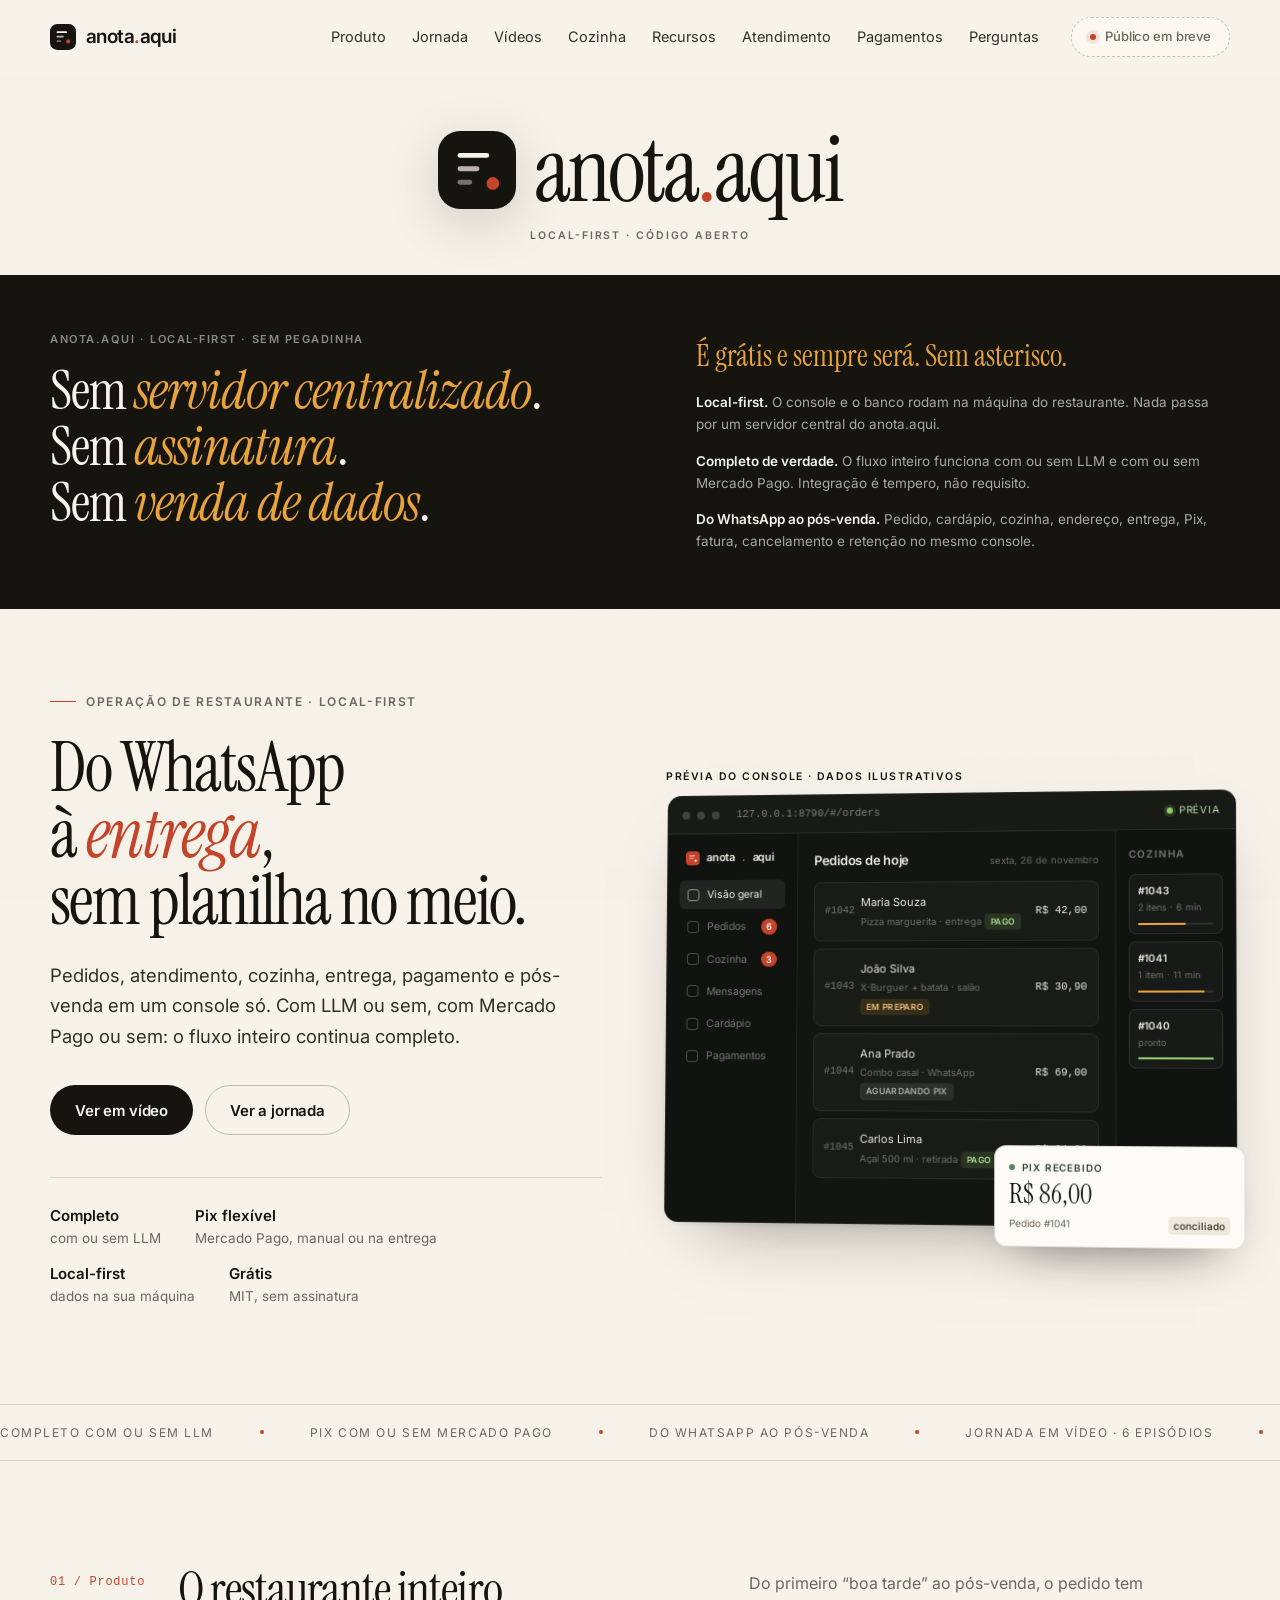
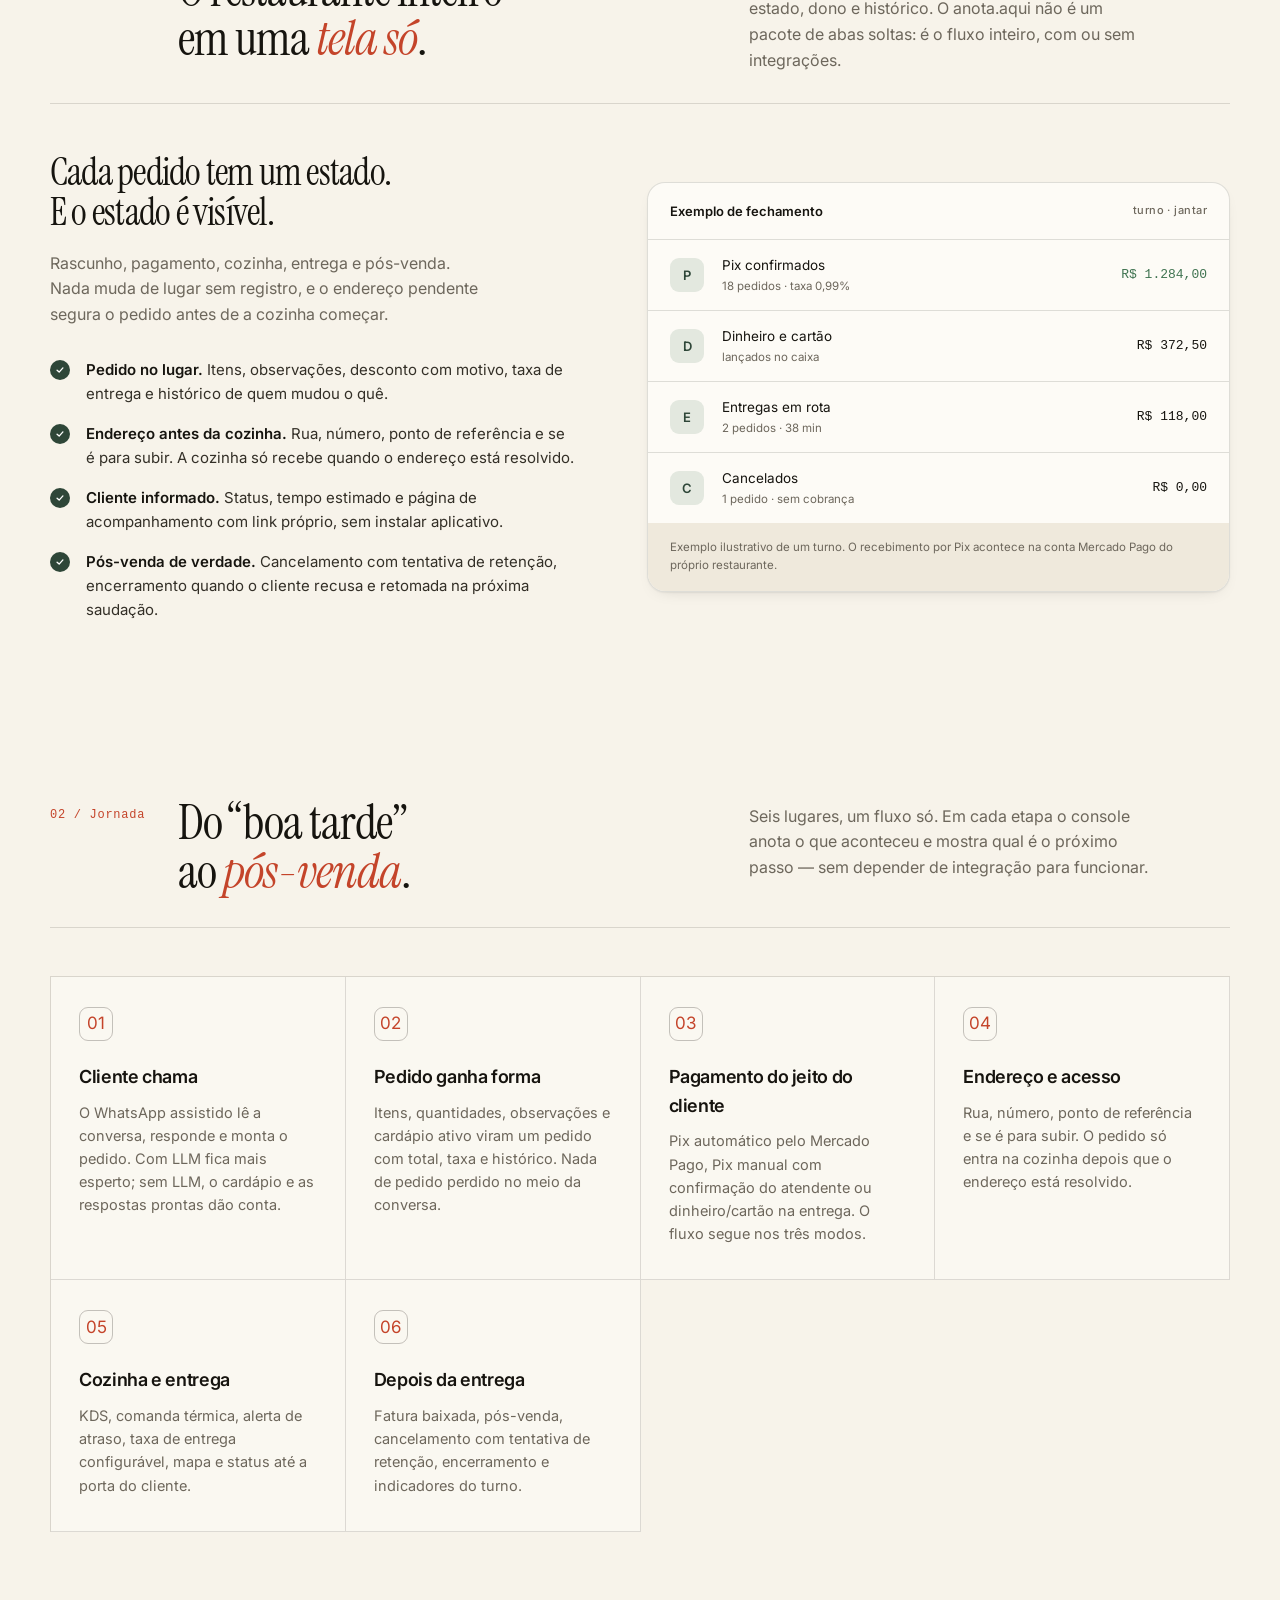
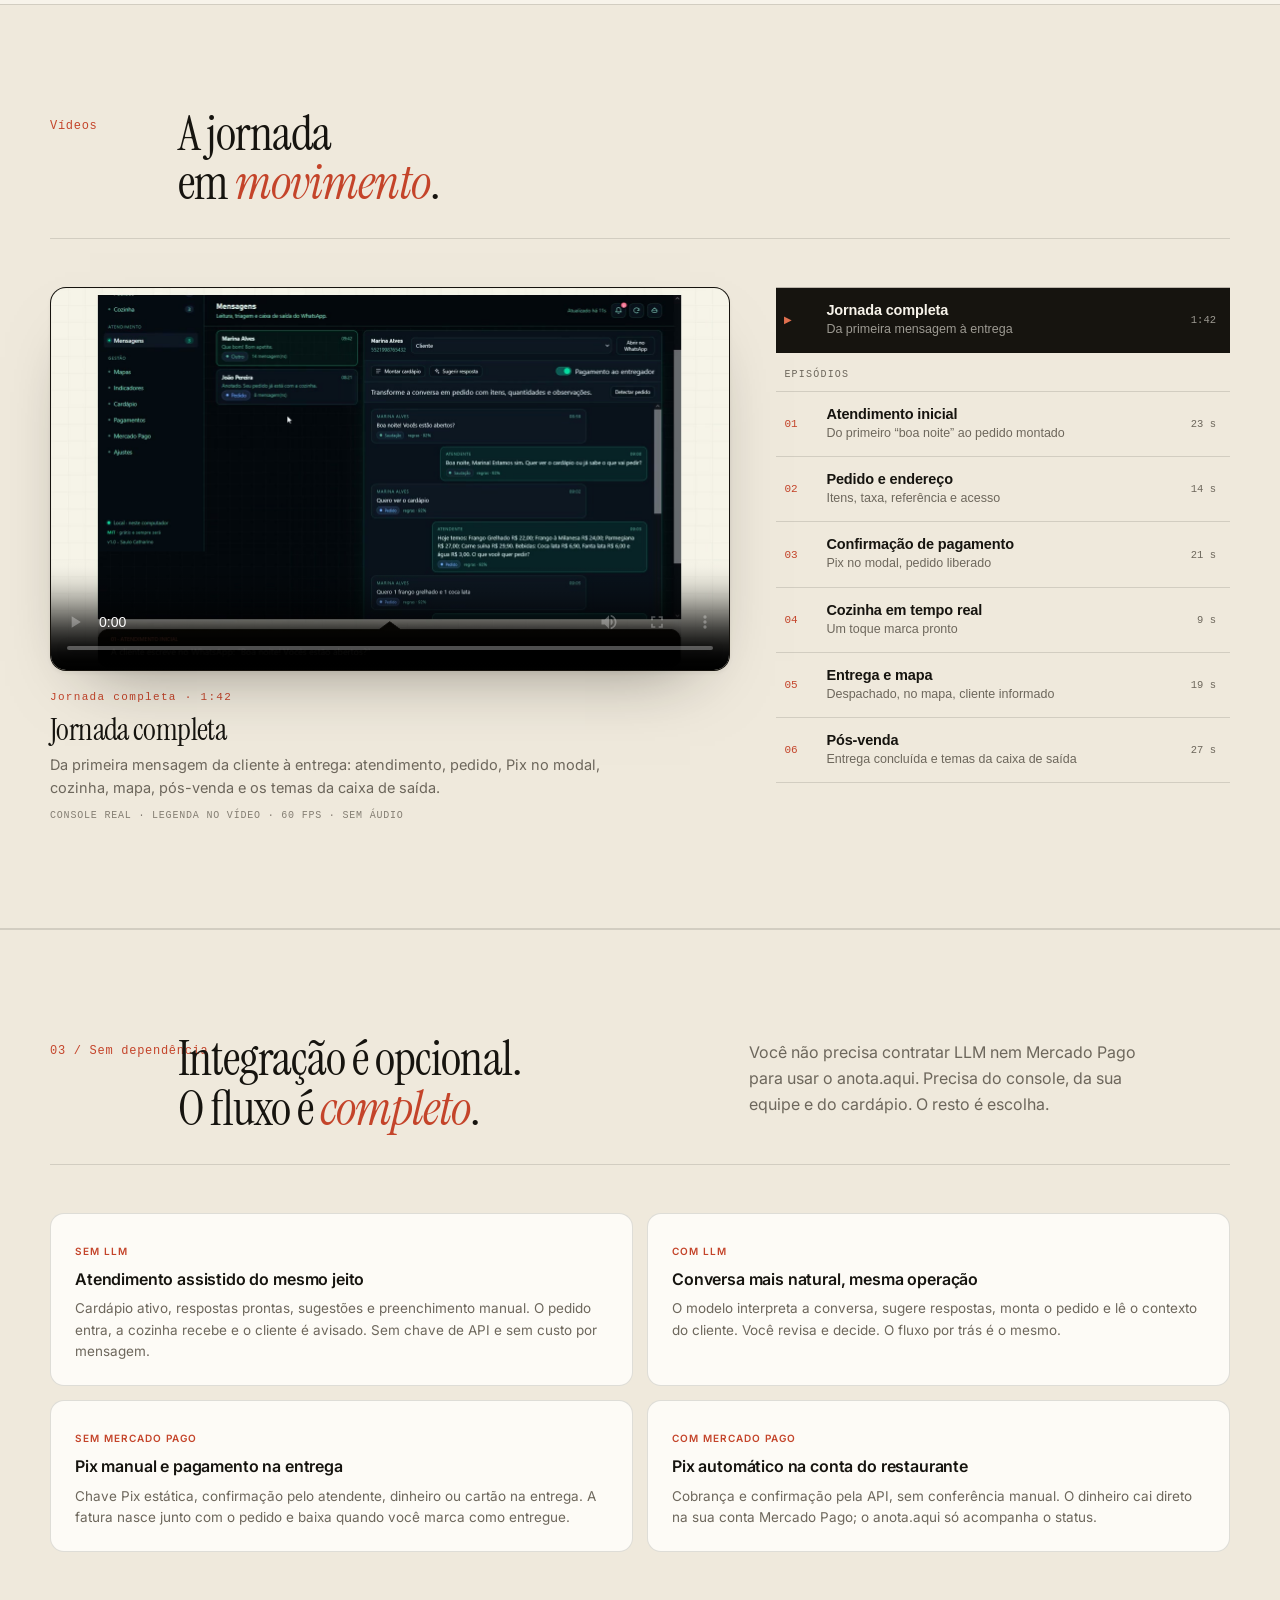
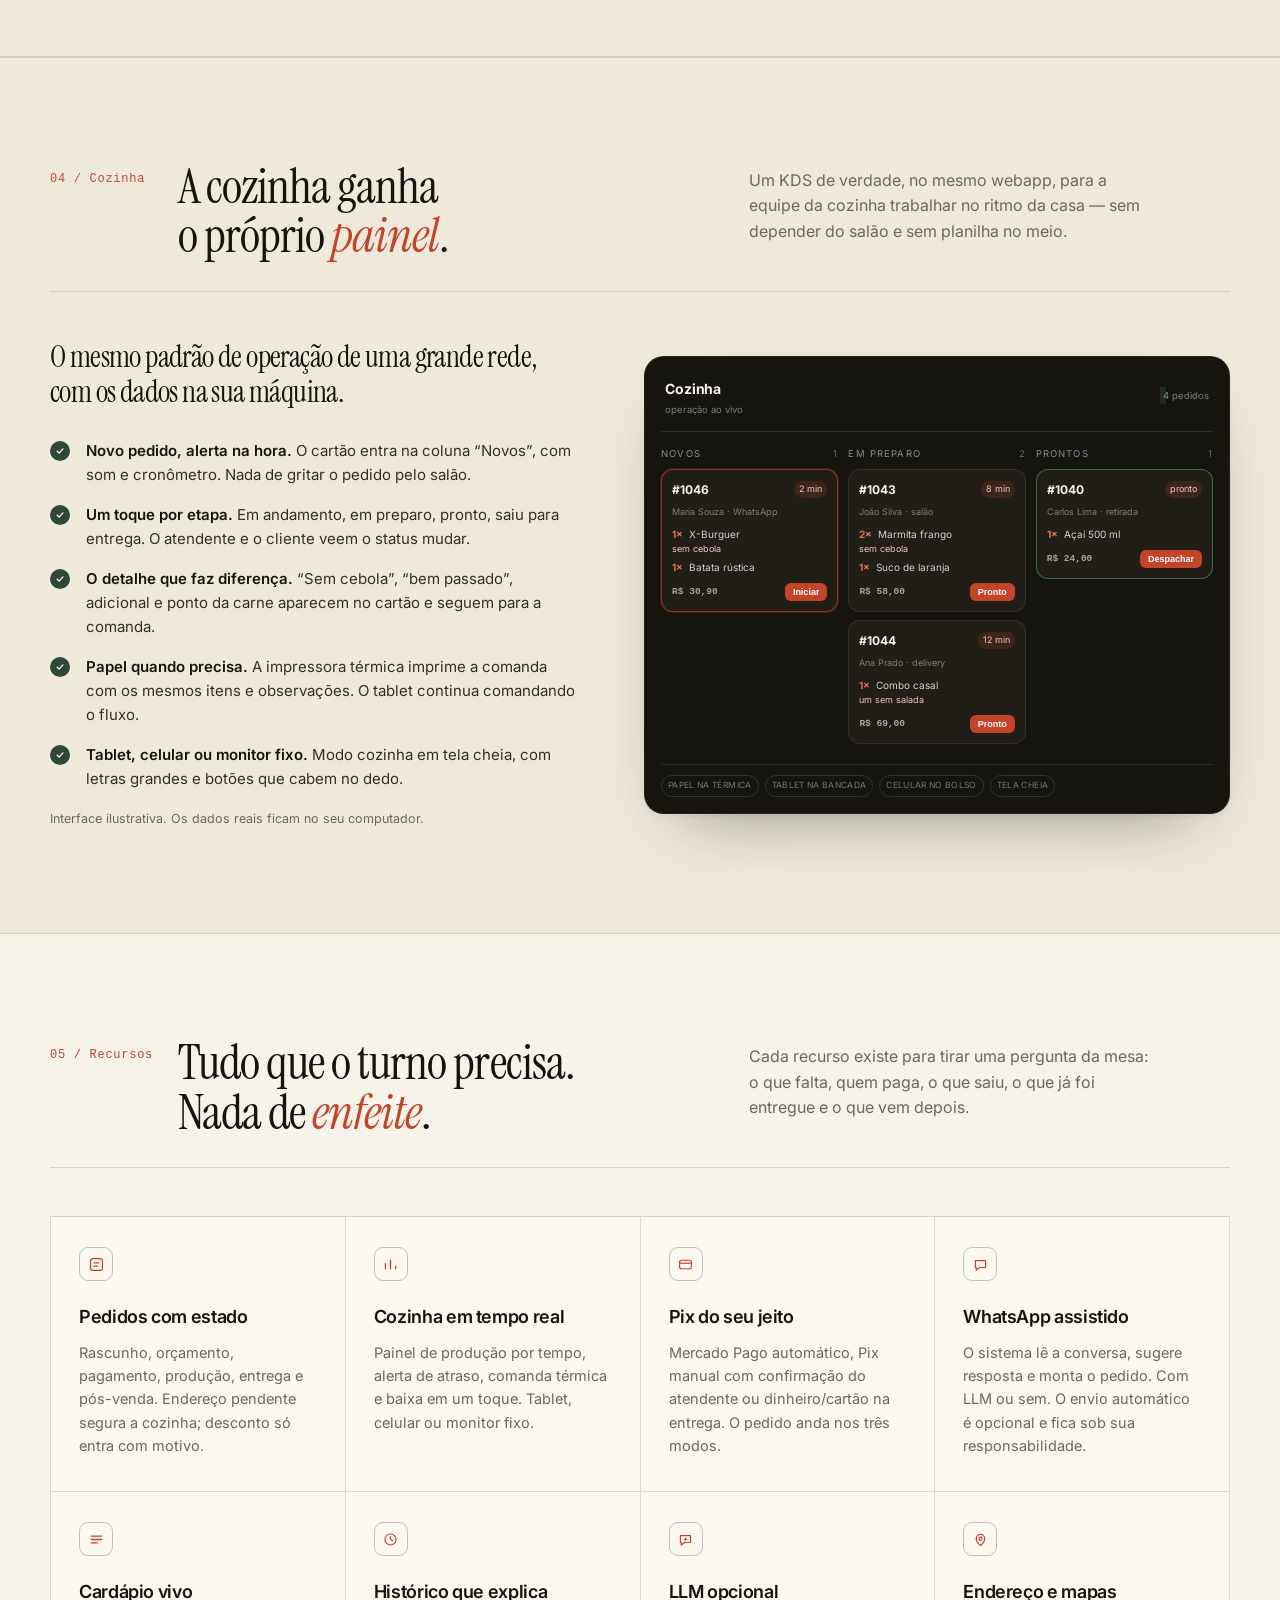
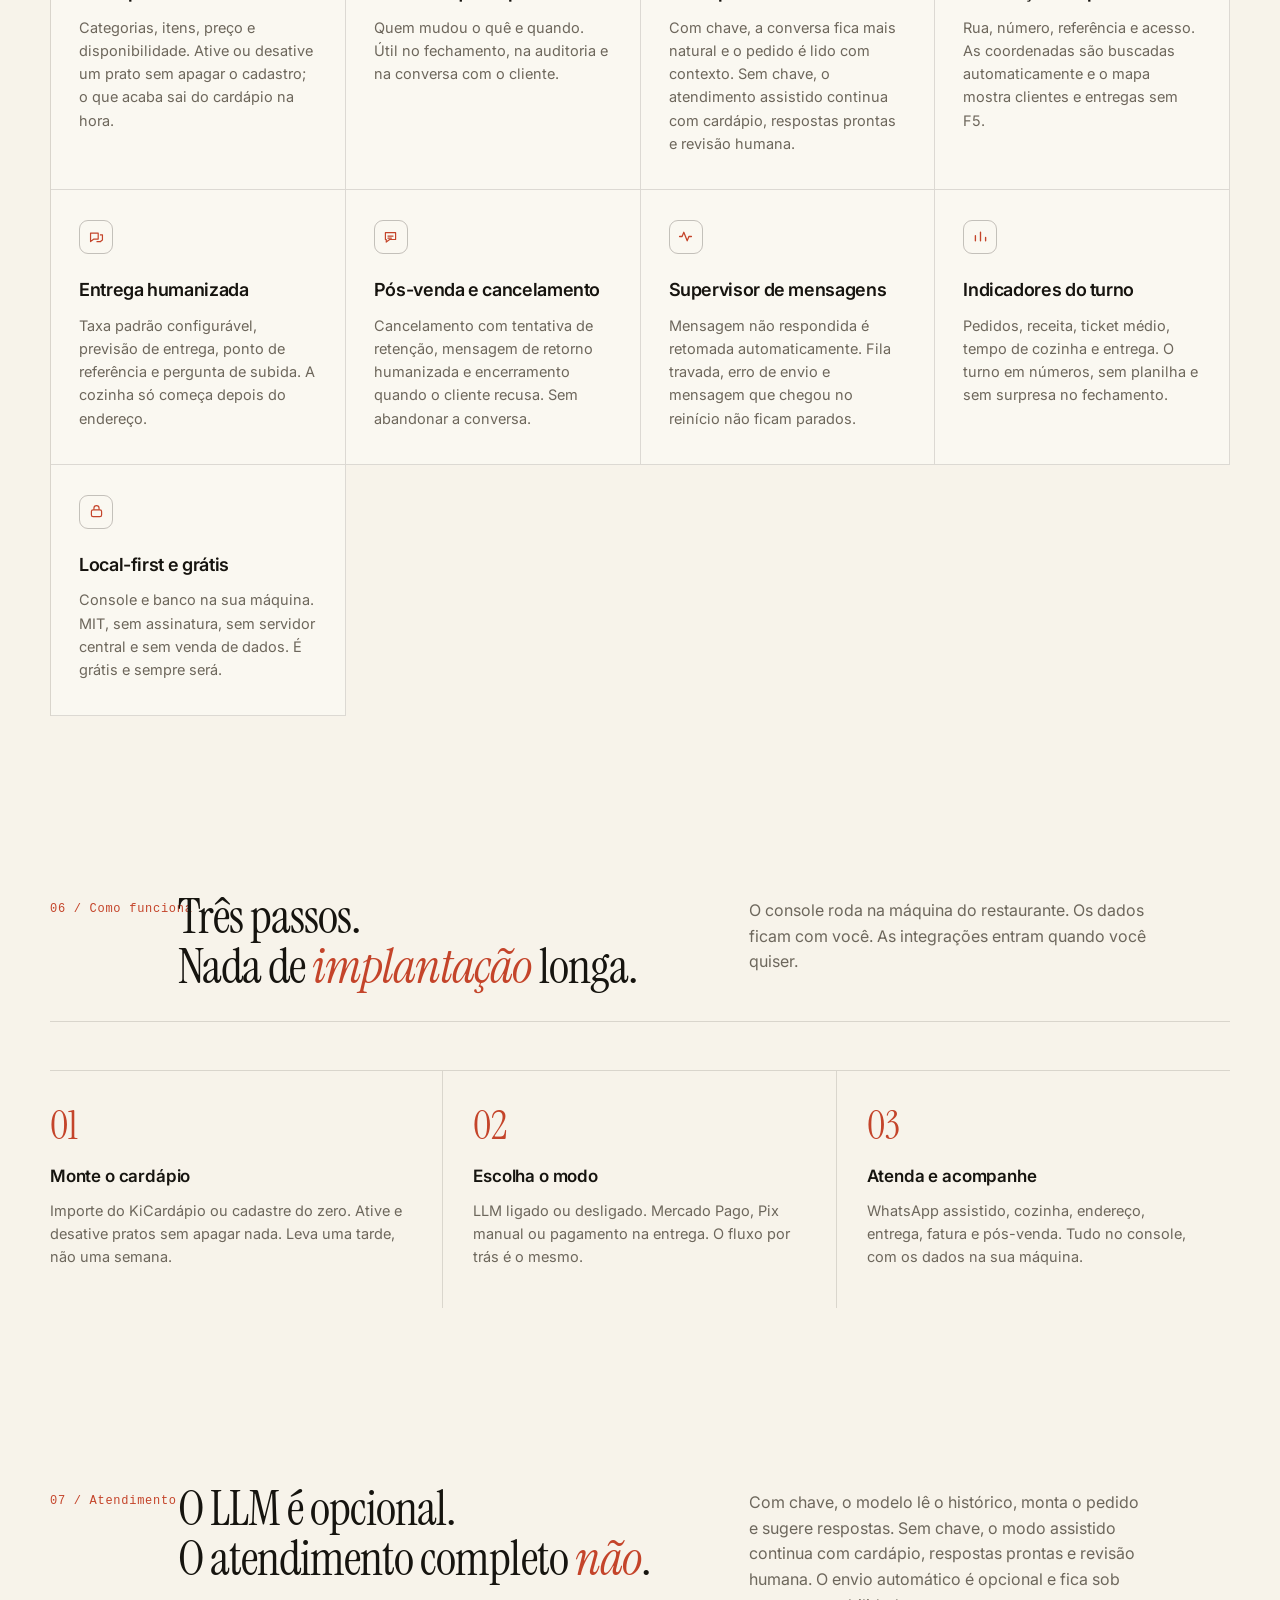
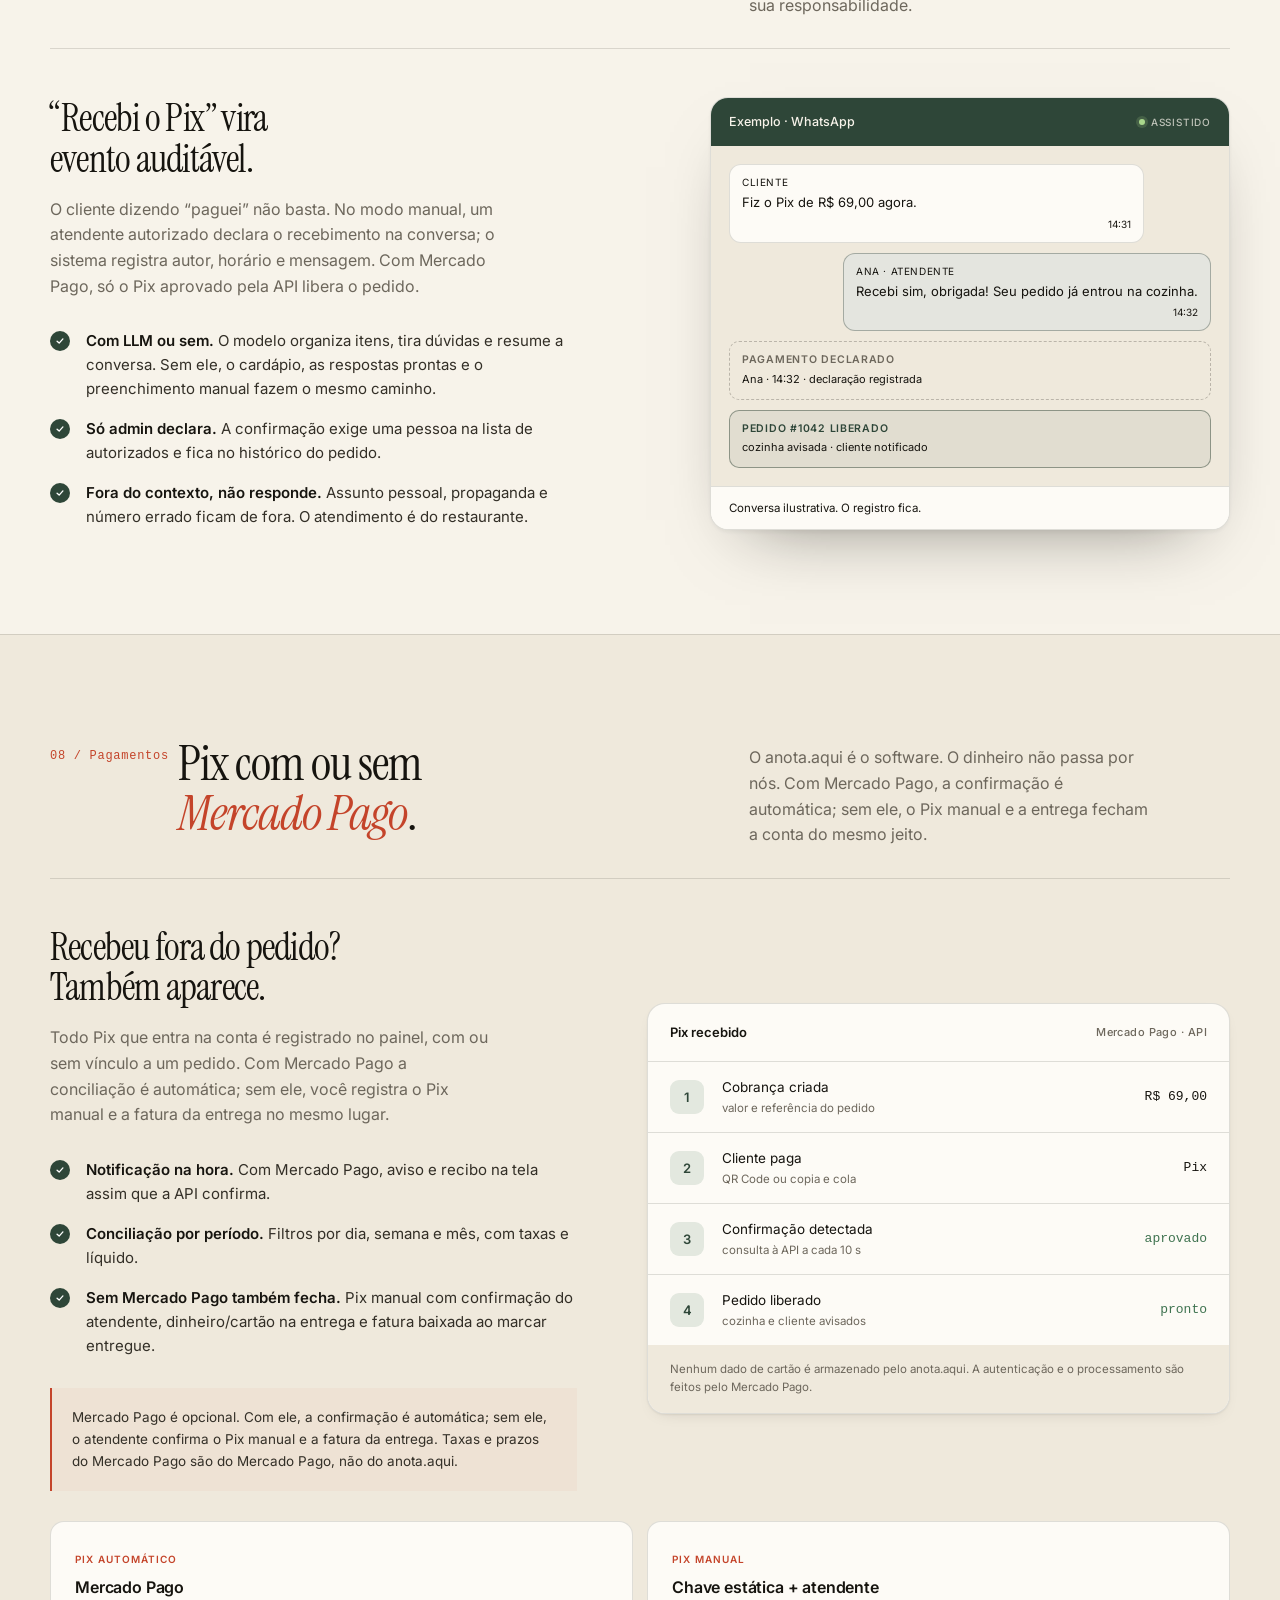
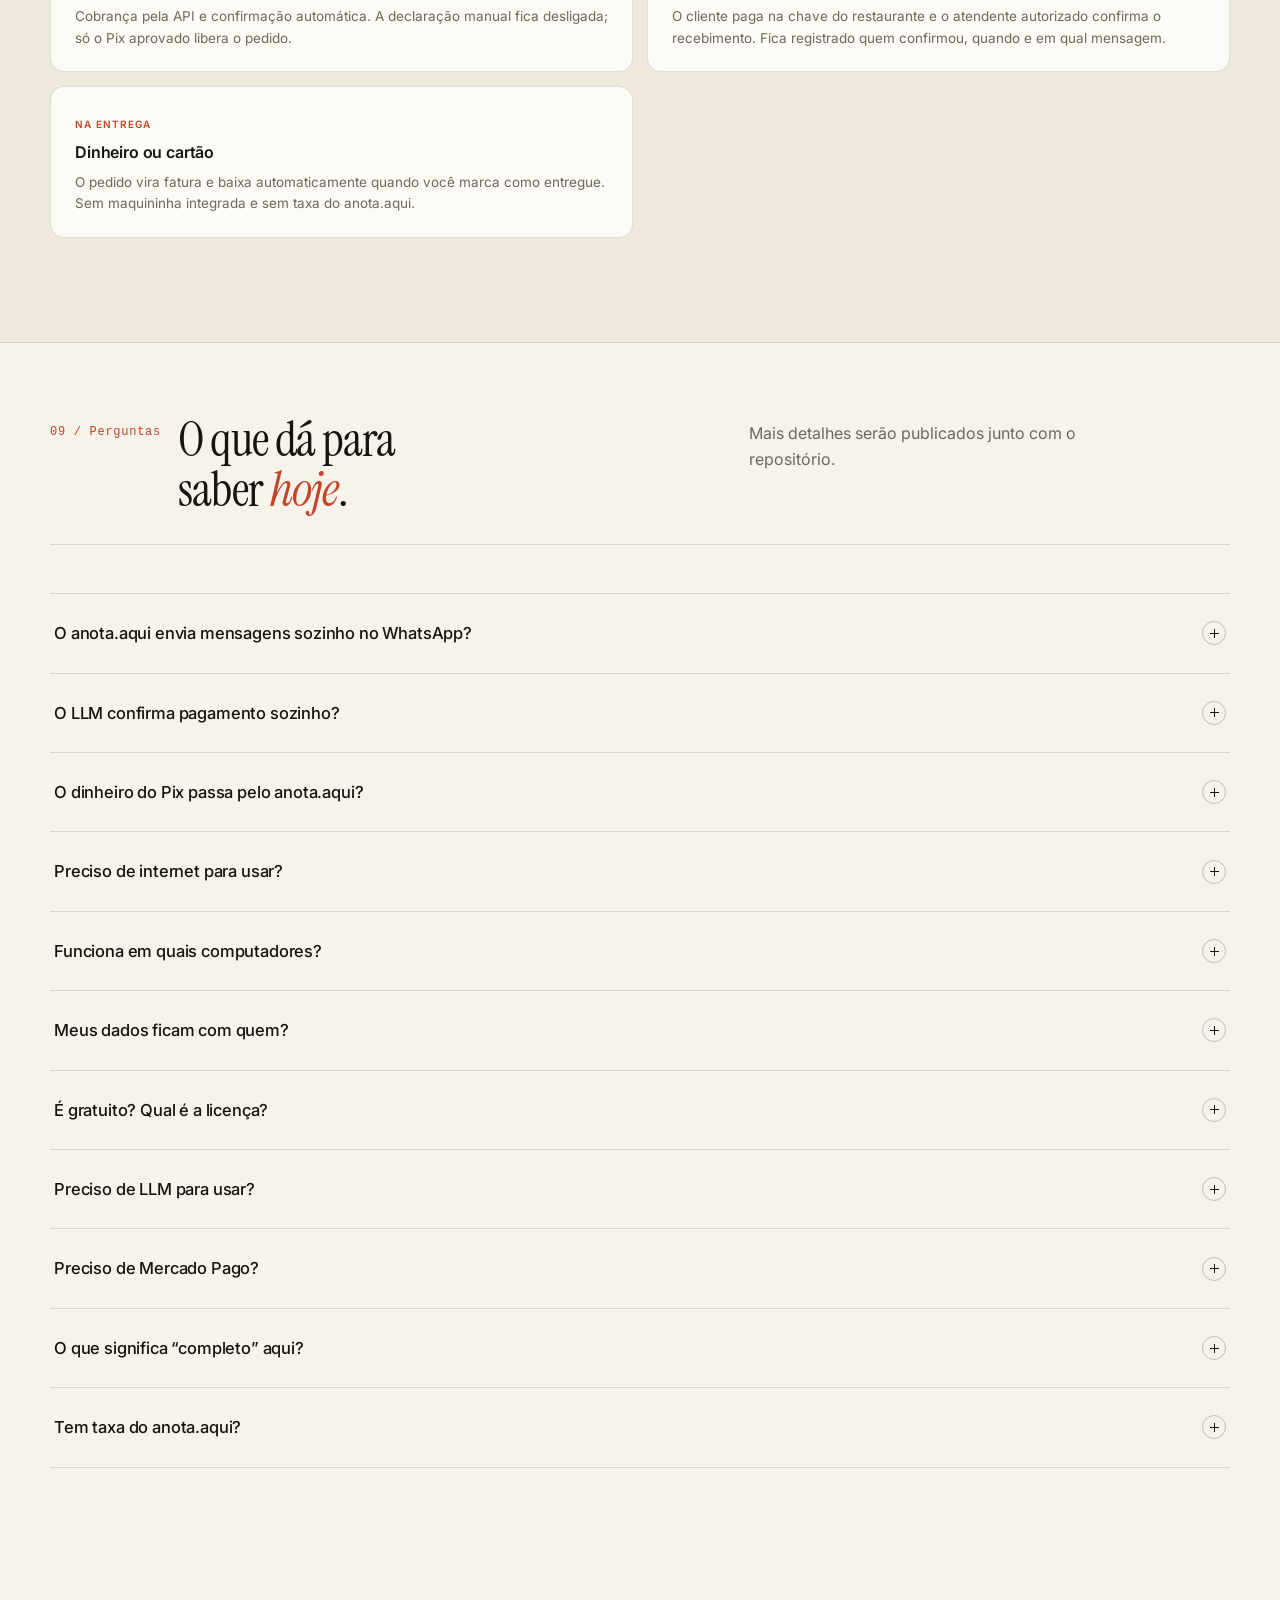
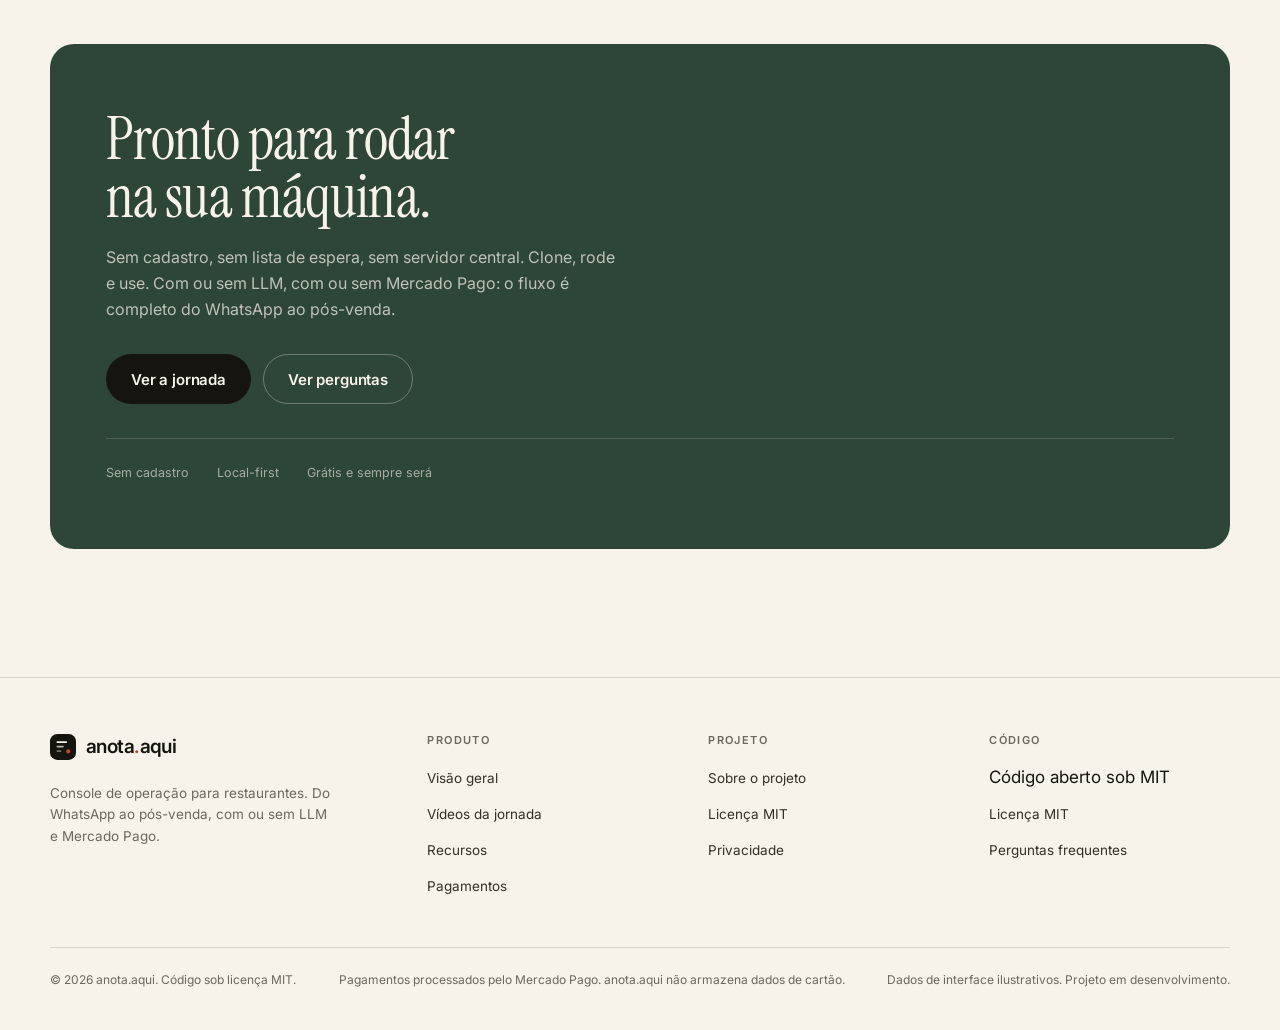
<file: index.html>
<!doctype html>
<html lang="pt-BR">
<head>
  <meta charset="utf-8">
  <meta name="viewport" content="width=device-width, initial-scale=1">
  <title>anota.aqui — o restaurante inteiro, com ou sem LLM e Mercado Pago</title>
  <meta name="description" content="Console local-first para restaurante: WhatsApp assistido, pedidos, cozinha, entrega, Pix e pós-venda. Completo com ou sem LLM e com ou sem Mercado Pago. Grátis, código aberto, dados na sua máquina.">
  <meta name="theme-color" content="#f7f3ea">
  <meta property="og:type" content="website">
  <meta property="og:site_name" content="anota.aqui">
  <meta property="og:title" content="anota.aqui — completo com ou sem LLM e Mercado Pago">
  <meta property="og:description" content="Do WhatsApp à entrega: pedidos, cozinha, endereço, Pix, fatura e pós-venda em um console local-first. LLM e Mercado Pago são opcionais; o fluxo inteiro é completo. Grátis e sempre será.">
  <meta property="og:url" content="https://anotaaqui.github.io/">
  <meta property="og:locale" content="pt_BR">
  <link rel="icon" href="assets/mark.svg" type="image/svg+xml">
  <link rel="preconnect" href="https://fonts.googleapis.com">
  <link rel="preconnect" href="https://fonts.gstatic.com" crossorigin>
  <link href="https://fonts.googleapis.com/css2?family=Instrument+Serif:ital@0;1&family=Inter:wght@400;500;600&display=swap" rel="stylesheet">
  <link rel="stylesheet" href="assets/site.css">
  <script type="application/ld+json">
  {
    "@context": "https://schema.org",
    "@type": "SoftwareApplication",
    "name": "anota.aqui",
    "applicationCategory": "BusinessApplication",
    "operatingSystem": "Web, Windows, Linux, macOS",
    "inLanguage": "pt-BR",
    "description": "Console local-first para restaurantes: WhatsApp assistido, pedidos, cozinha, entrega, Pix e pós-venda. Completo com ou sem LLM e com ou sem Mercado Pago.",
    "url": "https://anotaaqui.github.io/",
    "isAccessibleForFree": true,
    "license": "https://opensource.org/license/mit"
  }
  </script>
</head>
<body>
  <a class="skip" href="#conteudo">Ir para o conteúdo</a>

  <header class="site-header" id="topo">
    <div class="wrap header-inner">
      <a class="brand" href="./" aria-label="anota.aqui, página inicial">
        <svg viewBox="0 0 32 32" aria-hidden="true">
          <rect width="32" height="32" rx="9" fill="#16140f"/>
          <rect x="8" y="9" width="13" height="2" rx="1" fill="#f7f3ea"/>
          <rect x="8" y="14.5" width="9" height="2" rx="1" fill="#f7f3ea" opacity="0.72"/>
          <rect x="8" y="20" width="6" height="2" rx="1" fill="#f7f3ea" opacity="0.42"/>
          <circle cx="22.5" cy="21.5" r="2.6" fill="#c4442a"/>
        </svg>
        <span class="wordmark">anota<span class="dot">.</span>aqui</span>
      </a>

      <nav class="nav" aria-label="Navegação principal">
        <a href="#produto">Produto</a>
        <a href="#jornada">Jornada</a>
        <a href="#videos">Vídeos</a>
        <a href="#cozinha">Cozinha</a>
        <a href="#recursos">Recursos</a>
        <a href="#atendimento">Atendimento</a>
        <a href="#pagamentos">Pagamentos</a>
        <a href="#perguntas">Perguntas</a>
      </nav>

      <span class="soon-pill">Público em breve</span>
    </div>
  </header>

  <main id="conteudo">

    <!-- ── marca ────────────────────────────────────────────────────── -->
    <section class="brand-cover" aria-label="anota.aqui">
      <div class="wrap">
        <div class="brand-lockup">
          <svg class="brand-mark" viewBox="0 0 32 32" aria-hidden="true">
            <rect width="32" height="32" rx="9" fill="#16140f"/>
            <rect x="8" y="9" width="13" height="2" rx="1" fill="#f7f3ea"/>
            <rect x="8" y="14.5" width="9" height="2" rx="1" fill="#f7f3ea" opacity="0.72"/>
            <rect x="8" y="20" width="6" height="2" rx="1" fill="#f7f3ea" opacity="0.42"/>
            <circle cx="22.5" cy="21.5" r="2.6" fill="#c4442a"/>
          </svg>
          <span class="brand-word">anota<span class="dot">.</span>aqui</span>
        </div>
        <p class="brand-tag">Local-first · código aberto</p>
      </div>
    </section>

    <!-- ── manifesto ────────────────────────────────────────────────── -->
    <section class="manifesto" aria-label="Diferenciais do anota.aqui">
      <div class="wrap manifesto-inner">
        <div>
          <span class="manifesto-kicker">anota.aqui · local-first · sem pegadinha</span>
          <p class="manifesto-title">
            Sem <em>servidor centralizado</em>.<br>
            Sem <em>assinatura</em>.<br>
            Sem <em>venda de dados</em>.
          </p>
        </div>
        <div class="manifesto-notes">
          <p class="manifesto-free">É grátis e sempre será. Sem asterisco.</p>
          <p><strong>Local-first.</strong> O console e o banco rodam na máquina do restaurante. Nada passa por um servidor central do anota.aqui.</p>
          <p><strong>Completo de verdade.</strong> O fluxo inteiro funciona com ou sem LLM e com ou sem Mercado Pago. Integração é tempero, não requisito.</p>
          <p><strong>Do WhatsApp ao pós-venda.</strong> Pedido, cardápio, cozinha, endereço, entrega, Pix, fatura, cancelamento e retenção no mesmo console.</p>
        </div>
      </div>
    </section>

    <!-- ── hero ─────────────────────────────────────────────────────── -->
    <section class="hero">
      <div class="wrap hero-grid">
        <div>
          <p class="eyebrow">Operação de restaurante · local-first</p>
          <h1 class="display">Do WhatsApp<br>à <em>entrega</em>,<br>sem planilha no meio.</h1>
          <p class="hero-lead">
            Pedidos, atendimento, cozinha, entrega, pagamento e pós-venda em um console só.
            Com LLM ou sem, com Mercado Pago ou sem: o fluxo inteiro continua completo.
          </p>
          <div class="hero-actions">
            <a class="btn" href="#videos">Ver em vídeo</a>
            <a class="btn btn-ghost" href="#jornada">Ver a jornada</a>
          </div>
          <ul class="hero-facts">
            <li><strong>Completo</strong>com ou sem LLM</li>
            <li><strong>Pix flexível</strong>Mercado Pago, manual ou na entrega</li>
            <li><strong>Local-first</strong>dados na sua máquina</li>
            <li><strong>Grátis</strong>MIT, sem assinatura</li>
          </ul>
        </div>

        <!-- prévia do console -->
        <div class="mock-column">
          <p class="mock-caption">Prévia do console · dados ilustrativos</p>
          <div class="mock-stage" aria-hidden="true">
            <div class="mock">
              <div class="mock-bar">
                <i></i><i></i><i></i>
                <span class="url">127.0.0.1:8790/#/orders</span>
                <span class="live">prévia</span>
              </div>
            <div class="mock-body">
              <aside class="mock-side">
                <div class="mock-brand">
                  <svg width="14" height="14" viewBox="0 0 32 32"><rect width="32" height="32" rx="9" fill="#c4442a"/><rect x="8" y="9" width="13" height="2" rx="1" fill="#fff"/><rect x="8" y="15" width="9" height="2" rx="1" fill="#fff" opacity=".7"/><circle cx="22.5" cy="21.5" r="2.6" fill="#fff"/></svg>
                  anota<span>.</span>aqui
                </div>
                <ul class="mock-nav">
                  <li class="on"><b></b>Visão geral</li>
                  <li><b></b>Pedidos <span class="tag">6</span></li>
                  <li><b></b>Cozinha <span class="tag">3</span></li>
                  <li><b></b>Mensagens</li>
                  <li><b></b>Cardápio</li>
                  <li><b></b>Pagamentos</li>
                </ul>
              </aside>

              <div class="mock-main">
                <div class="mock-h">
                  <strong>Pedidos de hoje</strong>
                  <span>sexta, 26 de novembro</span>
                </div>

                <div class="mock-row">
                  <span class="num">#1042</span>
                  <span>
                    <span class="who">Maria Souza</span><br>
                    <span class="what">Pizza marguerita · entrega</span>
                    <span class="chip paid">Pago</span>
                  </span>
                  <span class="amount">R$ 42,00</span>
                </div>

                <div class="mock-row">
                  <span class="num">#1043</span>
                  <span>
                    <span class="who">João Silva</span><br>
                    <span class="what">X-Burguer + batata · salão</span>
                    <span class="chip kitchen">Em preparo</span>
                  </span>
                  <span class="amount">R$ 30,90</span>
                </div>

                <div class="mock-row">
                  <span class="num">#1044</span>
                  <span>
                    <span class="who">Ana Prado</span><br>
                    <span class="what">Combo casal · WhatsApp</span>
                    <span class="chip new">Aguardando Pix</span>
                  </span>
                  <span class="amount">R$ 69,00</span>
                </div>

                <div class="mock-row">
                  <span class="num">#1045</span>
                  <span>
                    <span class="who">Carlos Lima</span><br>
                    <span class="what">Açaí 500 ml · retirada</span>
                    <span class="chip paid">Pago</span>
                  </span>
                  <span class="amount">R$ 24,00</span>
                </div>
              </div>

              <aside class="mock-kds">
                <strong>Cozinha</strong>
                <div class="ticket">
                  <b>#1043</b>
                  <span>2 itens · 6 min</span>
                  <div class="bar"><i style="width:64%"></i></div>
                </div>
                <div class="ticket">
                  <b>#1041</b>
                  <span>1 item · 11 min</span>
                  <div class="bar"><i style="width:88%"></i></div>
                </div>
                <div class="ticket done">
                  <b>#1040</b>
                  <span>pronto</span>
                  <div class="bar"><i style="width:100%"></i></div>
                </div>
              </aside>
            </div>
          </div>

          <div class="mock-toast">
            <div class="t-top"><i></i>Pix recebido</div>
            <div class="t-amount">R$ 86,00</div>
            <div class="t-meta"><span>Pedido #1041</span><b>conciliado</b></div>
          </div>
          </div>
        </div>
      </div>

      <div class="strip" aria-hidden="true">
        <div class="strip-track">
          <span>Completo com ou sem LLM</span>
          <span>Pix com ou sem Mercado Pago</span>
          <span>Do WhatsApp ao pós-venda</span>
          <span>Jornada em vídeo · 6 episódios</span>
          <span>Endereço, referência e acesso</span>
          <span>Cozinha em tempo real</span>
          <span>Pós-venda e retenção</span>
          <span>Dados na sua máquina</span>
          <span>Grátis e sempre será</span>
          <span>Completo com ou sem LLM</span>
          <span>Pix com ou sem Mercado Pago</span>
          <span>Do WhatsApp ao pós-venda</span>
          <span>Jornada em vídeo · 6 episódios</span>
          <span>Endereço, referência e acesso</span>
          <span>Cozinha em tempo real</span>
          <span>Pós-venda e retenção</span>
          <span>Dados na sua máquina</span>
          <span>Grátis e sempre será</span>
        </div>
      </div>
    </section>

    <!-- ── 01 produto ───────────────────────────────────────────────── -->
    <section class="section" id="produto">
      <div class="wrap">
        <div class="section-head reveal">
          <span class="section-num">01 / Produto</span>
          <h2>O restaurante inteiro<br>em uma <em>tela só</em>.</h2>
          <p>
            Do primeiro “boa tarde” ao pós-venda, o pedido tem estado, dono e histórico.
            O anota.aqui não é um pacote de abas soltas: é o fluxo inteiro, com ou sem integrações.
          </p>
        </div>

        <div class="split">
          <div class="reveal">
            <h3 style="font-family:var(--display);font-size:clamp(28px,3vw,40px);line-height:1.05;letter-spacing:-.02em;">
              Cada pedido tem um estado.<br>E o estado é visível.
            </h3>
            <p style="margin-top:18px;color:var(--muted);font-size:16px;max-width:44ch;">
              Rascunho, pagamento, cozinha, entrega e pós-venda. Nada muda de lugar sem registro,
              e o endereço pendente segura o pedido antes de a cozinha começar.
            </p>
            <ul class="check-list">
              <li>
                <span class="ck"><svg width="10" height="10" viewBox="0 0 12 12" fill="none"><path d="M2.5 6.2 5 8.5l4.5-5" stroke="currentColor" stroke-width="1.6" stroke-linecap="round" stroke-linejoin="round"/></svg></span>
                <span><strong>Pedido no lugar.</strong> Itens, observações, desconto com motivo, taxa de entrega e histórico de quem mudou o quê.</span>
              </li>
              <li>
                <span class="ck"><svg width="10" height="10" viewBox="0 0 12 12" fill="none"><path d="M2.5 6.2 5 8.5l4.5-5" stroke="currentColor" stroke-width="1.6" stroke-linecap="round" stroke-linejoin="round"/></svg></span>
                <span><strong>Endereço antes da cozinha.</strong> Rua, número, ponto de referência e se é para subir. A cozinha só recebe quando o endereço está resolvido.</span>
              </li>
              <li>
                <span class="ck"><svg width="10" height="10" viewBox="0 0 12 12" fill="none"><path d="M2.5 6.2 5 8.5l4.5-5" stroke="currentColor" stroke-width="1.6" stroke-linecap="round" stroke-linejoin="round"/></svg></span>
                <span><strong>Cliente informado.</strong> Status, tempo estimado e página de acompanhamento com link próprio, sem instalar aplicativo.</span>
              </li>
              <li>
                <span class="ck"><svg width="10" height="10" viewBox="0 0 12 12" fill="none"><path d="M2.5 6.2 5 8.5l4.5-5" stroke="currentColor" stroke-width="1.6" stroke-linecap="round" stroke-linejoin="round"/></svg></span>
                <span><strong>Pós-venda de verdade.</strong> Cancelamento com tentativa de retenção, encerramento quando o cliente recusa e retomada na próxima saudação.</span>
              </li>
            </ul>
          </div>

          <div class="reveal">
            <div class="pay-card">
              <div class="pay-head">
                <span>Exemplo de fechamento</span>
                <span class="mp">turno · jantar</span>
              </div>
              <ul class="pay-list">
                <li>
                  <span class="ico">P</span>
                  <span>Pix confirmados<div class="meta">18 pedidos · taxa 0,99%</div></span>
                  <span class="val ok">R$ 1.284,00</span>
                </li>
                <li>
                  <span class="ico">D</span>
                  <span>Dinheiro e cartão<div class="meta">lançados no caixa</div></span>
                  <span class="val">R$ 372,50</span>
                </li>
                <li>
                  <span class="ico">E</span>
                  <span>Entregas em rota<div class="meta">2 pedidos · 38 min</div></span>
                  <span class="val">R$ 118,00</span>
                </li>
                <li>
                  <span class="ico">C</span>
                  <span>Cancelados<div class="meta">1 pedido · sem cobrança</div></span>
                  <span class="val">R$ 0,00</span>
                </li>
              </ul>
              <div class="pay-note">
                Exemplo ilustrativo de um turno. O recebimento por Pix acontece na conta
                Mercado Pago do próprio restaurante.
              </div>
            </div>
          </div>
        </div>
      </div>
    </section>

    <!-- ── 02 jornada ───────────────────────────────────────────────── -->
    <section class="section-tight" id="jornada">
      <div class="wrap">
        <div class="section-head reveal">
          <span class="section-num">02 / Jornada</span>
          <h2>Do “boa tarde”<br>ao <em>pós-venda</em>.</h2>
          <p>
            Seis lugares, um fluxo só. Em cada etapa o console anota o que aconteceu e
            mostra qual é o próximo passo — sem depender de integração para funcionar.
          </p>
        </div>
        <div class="feature-grid">
          <article class="feature reveal">
            <span class="ic">01</span>
            <h3>Cliente chama</h3>
            <p>O WhatsApp assistido lê a conversa, responde e monta o pedido. Com LLM fica mais esperto; sem LLM, o cardápio e as respostas prontas dão conta.</p>
          </article>
          <article class="feature reveal">
            <span class="ic">02</span>
            <h3>Pedido ganha forma</h3>
            <p>Itens, quantidades, observações e cardápio ativo viram um pedido com total, taxa e histórico. Nada de pedido perdido no meio da conversa.</p>
          </article>
          <article class="feature reveal">
            <span class="ic">03</span>
            <h3>Pagamento do jeito do cliente</h3>
            <p>Pix automático pelo Mercado Pago, Pix manual com confirmação do atendente ou dinheiro/cartão na entrega. O fluxo segue nos três modos.</p>
          </article>
          <article class="feature reveal">
            <span class="ic">04</span>
            <h3>Endereço e acesso</h3>
            <p>Rua, número, ponto de referência e se é para subir. O pedido só entra na cozinha depois que o endereço está resolvido.</p>
          </article>
          <article class="feature reveal">
            <span class="ic">05</span>
            <h3>Cozinha e entrega</h3>
            <p>KDS, comanda térmica, alerta de atraso, taxa de entrega configurável, mapa e status até a porta do cliente.</p>
          </article>
          <article class="feature reveal">
            <span class="ic">06</span>
            <h3>Depois da entrega</h3>
            <p>Fatura baixada, pós-venda, cancelamento com tentativa de retenção, encerramento e indicadores do turno.</p>
          </article>
        </div>
      </div>
    </section>

    <!-- ── jornada em vídeo ─────────────────────────────────────────── -->
    <section class="section video-section" id="videos">
      <div class="wrap">
        <div class="section-head reveal">
          <span class="section-num">Vídeos</span>
          <h2>A jornada<br>em <em>movimento</em>.</h2>
        </div>

        <div class="video-layout reveal">
          <div class="video-stage">
            <div class="video-frame">
              <video
                id="video-player"
                controls
                playsinline
                preload="metadata"
                poster="assets/videos/jornada-completa.jpg"
                aria-label="Vídeo: Jornada completa">
                <source src="assets/videos/jornada-completa.mp4" type="video/mp4">
                Seu navegador não reproduz vídeo em MP4.
                <a href="assets/videos/jornada-completa.mp4">Baixar a jornada completa</a>.
              </video>
            </div>
            <div class="video-meta">
              <span class="video-count" id="video-count">Jornada completa · 1:42</span>
              <h3 id="video-title">Jornada completa</h3>
              <p id="video-desc">
                Da primeira mensagem da cliente à entrega: atendimento, pedido, Pix no
                modal, cozinha, mapa, pós-venda e os temas da caixa de saída.
              </p>
              <span class="video-note">Console real · legenda no vídeo · 60 fps · sem áudio</span>
            </div>
          </div>

          <ol class="video-list" id="video-list">
            <li>
              <button type="button" class="video-item is-feature is-active"
                data-src="assets/videos/jornada-completa.mp4"
                data-poster="assets/videos/jornada-completa.jpg"
                data-count="Jornada completa · 1:42"
                data-title="Jornada completa"
                data-desc="Da primeira mensagem da cliente à entrega: atendimento, pedido, Pix no modal, cozinha, mapa, pós-venda e os temas da caixa de saída.">
                <span class="vi-num">▶</span>
                <span class="vi-body">
                  <strong>Jornada completa</strong>
                  <span>Da primeira mensagem à entrega</span>
                </span>
                <span class="vi-time">1:42</span>
              </button>
            </li>
            <li class="video-sep">Episódios</li>
            <li>
              <button type="button" class="video-item"
                data-src="assets/videos/01-atendimento-inicial.mp4"
                data-poster="assets/videos/01-atendimento-inicial.jpg"
                data-count="Episódio 01 / 06 · 23 s"
                data-title="Atendimento inicial"
                data-desc="A conversa chega no WhatsApp, o console reconhece a saudação, envia o cardápio, monta a resposta e organiza o pedido com itens, endereço e total.">
                <span class="vi-num">01</span>
                <span class="vi-body">
                  <strong>Atendimento inicial</strong>
                  <span>Do primeiro “boa noite” ao pedido montado</span>
                </span>
                <span class="vi-time">23 s</span>
              </button>
            </li>
            <li>
              <button type="button" class="video-item"
                data-src="assets/videos/02-pedido-e-endereco.mp4"
                data-poster="assets/videos/02-pedido-e-endereco.jpg"
                data-count="Episódio 02 / 06 · 14 s"
                data-title="Pedido e endereço"
                data-desc="O pedido #1043 tem estado, dono e histórico. Itens, observações, taxa de entrega, endereço, ponto de referência e instrução de subida ficam no cartão antes de a cozinha começar.">
                <span class="vi-num">02</span>
                <span class="vi-body">
                  <strong>Pedido e endereço</strong>
                  <span>Itens, taxa, referência e acesso</span>
                </span>
                <span class="vi-time">14 s</span>
              </button>
            </li>
            <li>
              <button type="button" class="video-item"
                data-src="assets/videos/03-pagamento-automatico.mp4"
                data-poster="assets/videos/03-pagamento-automatico.jpg"
                data-count="Episódio 03 / 06 · 21 s"
                data-title="Confirmação de pagamento"
                data-desc="O Pix de R$ 33,90 cai na conta do restaurante, a notificação abre o recibo no modal e o pedido #1043 segue liberado para a cozinha.">
                <span class="vi-num">03</span>
                <span class="vi-body">
                  <strong>Confirmação de pagamento</strong>
                  <span>Pix no modal, pedido liberado</span>
                </span>
                <span class="vi-time">21 s</span>
              </button>
            </li>
            <li>
              <button type="button" class="video-item"
                data-src="assets/videos/04-cozinha-em-tempo-real.mp4"
                data-poster="assets/videos/04-cozinha-em-tempo-real.jpg"
                data-count="Episódio 04 / 06 · 9 s"
                data-title="Cozinha em tempo real"
                data-desc="O KDS mostra os pedidos por etapa e por tempo. O #1043 sai de “Em preparo” para “Prontos” com um clique, e o cliente é avisado.">
                <span class="vi-num">04</span>
                <span class="vi-body">
                  <strong>Cozinha em tempo real</strong>
                  <span>Um toque marca pronto</span>
                </span>
                <span class="vi-time">9 s</span>
              </button>
            </li>
            <li>
              <button type="button" class="video-item"
                data-src="assets/videos/05-entrega-e-mapa.mp4"
                data-poster="assets/videos/05-entrega-e-mapa.jpg"
                data-count="Episódio 05 / 06 · 19 s"
                data-title="Entrega e mapa"
                data-desc="O pedido é despachado, o endereço vira ponto no mapa e o cliente acompanha o status de “saiu para entrega” até a porta.">
                <span class="vi-num">05</span>
                <span class="vi-body">
                  <strong>Entrega e mapa</strong>
                  <span>Despachado, no mapa, cliente informado</span>
                </span>
                <span class="vi-time">19 s</span>
              </button>
            </li>
            <li>
              <button type="button" class="video-item"
                data-src="assets/videos/06-pos-venda.mp4"
                data-poster="assets/videos/06-pos-venda.jpg"
                data-count="Episódio 06 / 06 · 27 s"
                data-title="Pós-venda"
                data-desc="A entrega é concluída no cartão do pedido, o aviso de pós-venda entra na caixa de saída e os temas organizam a fila: produção, entrega e pós-venda.">
                <span class="vi-num">06</span>
                <span class="vi-body">
                  <strong>Pós-venda</strong>
                  <span>Entrega concluída e temas da caixa de saída</span>
                </span>
                <span class="vi-time">27 s</span>
              </button>
            </li>
          </ol>
        </div>
      </div>
    </section>

    <!-- ── 03 completo com ou sem ───────────────────────────────────── -->
    <section class="section" id="completo" style="background:var(--cream-deep);border-top:1px solid var(--line);border-bottom:1px solid var(--line);">
      <div class="wrap">
        <div class="section-head reveal">
          <span class="section-num">03 / Sem dependência</span>
          <h2>Integração é opcional.<br>O fluxo é <em>completo</em>.</h2>
          <p>
            Você não precisa contratar LLM nem Mercado Pago para usar o anota.aqui.
            Precisa do console, da sua equipe e do cardápio. O resto é escolha.
          </p>
        </div>
        <div class="modes">
          <div class="mode reveal">
            <span class="mode-tag">Sem LLM</span>
            <h4>Atendimento assistido do mesmo jeito</h4>
            <p>Cardápio ativo, respostas prontas, sugestões e preenchimento manual. O pedido entra, a cozinha recebe e o cliente é avisado. Sem chave de API e sem custo por mensagem.</p>
          </div>
          <div class="mode reveal">
            <span class="mode-tag">Com LLM</span>
            <h4>Conversa mais natural, mesma operação</h4>
            <p>O modelo interpreta a conversa, sugere respostas, monta o pedido e lê o contexto do cliente. Você revisa e decide. O fluxo por trás é o mesmo.</p>
          </div>
          <div class="mode reveal">
            <span class="mode-tag">Sem Mercado Pago</span>
            <h4>Pix manual e pagamento na entrega</h4>
            <p>Chave Pix estática, confirmação pelo atendente, dinheiro ou cartão na entrega. A fatura nasce junto com o pedido e baixa quando você marca como entregue.</p>
          </div>
          <div class="mode reveal">
            <span class="mode-tag">Com Mercado Pago</span>
            <h4>Pix automático na conta do restaurante</h4>
            <p>Cobrança e confirmação pela API, sem conferência manual. O dinheiro cai direto na sua conta Mercado Pago; o anota.aqui só acompanha o status.</p>
          </div>
        </div>
      </div>
    </section>

    <!-- ── 02 cozinha ───────────────────────────────────────────────── -->
    <section class="section kitchen-section" id="cozinha">
      <div class="wrap">
        <div class="section-head reveal">
          <span class="section-num">04 / Cozinha</span>
          <h2>A cozinha ganha<br>o próprio <em>painel</em>.</h2>
          <p>
            Um KDS de verdade, no mesmo webapp, para a equipe da cozinha trabalhar no
            ritmo da casa — sem depender do salão e sem planilha no meio.
          </p>
        </div>

        <div class="kitchen-split">
          <div class="kitchen-copy reveal">
            <p class="kitchen-lead">
              O mesmo padrão de operação de uma grande rede, com os dados na sua máquina.
            </p>
            <ul class="check-list">
              <li>
                <span class="ck"><svg width="10" height="10" viewBox="0 0 12 12" fill="none"><path d="M2.5 6.2 5 8.5l4.5-5" stroke="currentColor" stroke-width="1.6" stroke-linecap="round" stroke-linejoin="round"/></svg></span>
                <span><strong>Novo pedido, alerta na hora.</strong> O cartão entra na coluna “Novos”, com som e cronômetro. Nada de gritar o pedido pelo salão.</span>
              </li>
              <li>
                <span class="ck"><svg width="10" height="10" viewBox="0 0 12 12" fill="none"><path d="M2.5 6.2 5 8.5l4.5-5" stroke="currentColor" stroke-width="1.6" stroke-linecap="round" stroke-linejoin="round"/></svg></span>
                <span><strong>Um toque por etapa.</strong> Em andamento, em preparo, pronto, saiu para entrega. O atendente e o cliente veem o status mudar.</span>
              </li>
              <li>
                <span class="ck"><svg width="10" height="10" viewBox="0 0 12 12" fill="none"><path d="M2.5 6.2 5 8.5l4.5-5" stroke="currentColor" stroke-width="1.6" stroke-linecap="round" stroke-linejoin="round"/></svg></span>
                <span><strong>O detalhe que faz diferença.</strong> “Sem cebola”, “bem passado”, adicional e ponto da carne aparecem no cartão e seguem para a comanda.</span>
              </li>
              <li>
                <span class="ck"><svg width="10" height="10" viewBox="0 0 12 12" fill="none"><path d="M2.5 6.2 5 8.5l4.5-5" stroke="currentColor" stroke-width="1.6" stroke-linecap="round" stroke-linejoin="round"/></svg></span>
                <span><strong>Papel quando precisa.</strong> A impressora térmica imprime a comanda com os mesmos itens e observações. O tablet continua comandando o fluxo.</span>
              </li>
              <li>
                <span class="ck"><svg width="10" height="10" viewBox="0 0 12 12" fill="none"><path d="M2.5 6.2 5 8.5l4.5-5" stroke="currentColor" stroke-width="1.6" stroke-linecap="round" stroke-linejoin="round"/></svg></span>
                <span><strong>Tablet, celular ou monitor fixo.</strong> Modo cozinha em tela cheia, com letras grandes e botões que cabem no dedo.</span>
              </li>
            </ul>
            <p class="kitchen-fine">Interface ilustrativa. Os dados reais ficam no seu computador.</p>
          </div>

          <div class="kds-mock reveal" aria-hidden="true">
            <div class="kds-head">
              <div><b>Cozinha</b><span>operação ao vivo</span></div>
              <span class="kds-live"><i></i>4 pedidos</span>
            </div>
            <div class="kds-board">
              <div class="kds-col">
                <h4>Novos <span>1</span></h4>
                <article class="kds-card is-new">
                  <header><b>#1046</b><em>2 min</em></header>
                  <p>Maria Souza · WhatsApp</p>
                  <ul>
                    <li><span>1×</span> X-Burguer <small>sem cebola</small></li>
                    <li><span>1×</span> Batata rústica</li>
                  </ul>
                  <footer><strong>R$ 30,90</strong><button>Iniciar</button></footer>
                </article>
              </div>
              <div class="kds-col">
                <h4>Em preparo <span>2</span></h4>
                <article class="kds-card">
                  <header><b>#1043</b><em>8 min</em></header>
                  <p>João Silva · salão</p>
                  <ul>
                    <li><span>2×</span> Marmita frango <small>sem cebola</small></li>
                    <li><span>1×</span> Suco de laranja</li>
                  </ul>
                  <footer><strong>R$ 58,00</strong><button>Pronto</button></footer>
                </article>
                <article class="kds-card">
                  <header><b>#1044</b><em>12 min</em></header>
                  <p>Ana Prado · delivery</p>
                  <ul>
                    <li><span>1×</span> Combo casal <small>um sem salada</small></li>
                  </ul>
                  <footer><strong>R$ 69,00</strong><button>Pronto</button></footer>
                </article>
              </div>
              <div class="kds-col">
                <h4>Prontos <span>1</span></h4>
                <article class="kds-card is-ready">
                  <header><b>#1040</b><em>pronto</em></header>
                  <p>Carlos Lima · retirada</p>
                  <ul>
                    <li><span>1×</span> Açaí 500 ml</li>
                  </ul>
                  <footer><strong>R$ 24,00</strong><button>Despachar</button></footer>
                </article>
              </div>
            </div>
            <div class="kds-foot">
              <span>Papel na térmica</span>
              <span>Tablet na bancada</span>
              <span>Celular no bolso</span>
              <span>Tela cheia</span>
            </div>
          </div>
        </div>
      </div>
    </section>

    <!-- ── 03 recursos ──────────────────────────────────────────────── -->
    <section class="section" id="recursos">
      <div class="wrap">
        <div class="section-head reveal">
          <span class="section-num">05 / Recursos</span>
          <h2>Tudo que o turno precisa.<br>Nada de <em>enfeite</em>.</h2>
          <p>
            Cada recurso existe para tirar uma pergunta da mesa: o que falta, quem paga,
            o que saiu, o que já foi entregue e o que vem depois.
          </p>
        </div>

        <div class="feature-grid">
          <article class="feature reveal">
            <span class="ic"><svg width="17" height="17" viewBox="0 0 20 20" fill="none" aria-hidden="true"><rect x="3" y="3" width="14" height="14" rx="3" stroke="currentColor" stroke-width="1.4"/><path d="M7 8h6M7 12h4" stroke="currentColor" stroke-width="1.4" stroke-linecap="round"/></svg></span>
            <h3>Pedidos com estado</h3>
            <p>Rascunho, orçamento, pagamento, produção, entrega e pós-venda. Endereço pendente segura a cozinha; desconto só entra com motivo.</p>
          </article>

          <article class="feature reveal">
            <span class="ic"><svg width="17" height="17" viewBox="0 0 20 20" fill="none" aria-hidden="true"><path d="M4 15V9M10 15V5M16 15v-3" stroke="currentColor" stroke-width="1.6" stroke-linecap="round"/></svg></span>
            <h3>Cozinha em tempo real</h3>
            <p>Painel de produção por tempo, alerta de atraso, comanda térmica e baixa em um toque. Tablet, celular ou monitor fixo.</p>
          </article>

          <article class="feature reveal">
            <span class="ic"><svg width="17" height="17" viewBox="0 0 20 20" fill="none" aria-hidden="true"><rect x="3" y="5" width="14" height="10" rx="2.5" stroke="currentColor" stroke-width="1.4"/><path d="M3 8.5h14" stroke="currentColor" stroke-width="1.4"/></svg></span>
            <h3>Pix do seu jeito</h3>
            <p>Mercado Pago automático, Pix manual com confirmação do atendente ou dinheiro/cartão na entrega. O pedido anda nos três modos.</p>
          </article>

          <article class="feature reveal">
            <span class="ic"><svg width="17" height="17" viewBox="0 0 20 20" fill="none" aria-hidden="true"><path d="M4 5.5h12v8H9l-4 3v-3H4z" stroke="currentColor" stroke-width="1.4" stroke-linejoin="round"/></svg></span>
            <h3>WhatsApp assistido</h3>
            <p>O sistema lê a conversa, sugere resposta e monta o pedido. Com LLM ou sem. O envio automático é opcional e fica sob sua responsabilidade.</p>
          </article>

          <article class="feature reveal">
            <span class="ic"><svg width="17" height="17" viewBox="0 0 20 20" fill="none" aria-hidden="true"><path d="M4 6h12M4 10h12M4 14h7" stroke="currentColor" stroke-width="1.5" stroke-linecap="round"/></svg></span>
            <h3>Cardápio vivo</h3>
            <p>Categorias, itens, preço e disponibilidade. Ative ou desative um prato sem apagar o cadastro; o que acaba sai do cardápio na hora.</p>
          </article>

          <article class="feature reveal">
            <span class="ic"><svg width="17" height="17" viewBox="0 0 20 20" fill="none" aria-hidden="true"><circle cx="10" cy="10" r="6.5" stroke="currentColor" stroke-width="1.4"/><path d="M10 6.5V10l2.5 1.6" stroke="currentColor" stroke-width="1.4" stroke-linecap="round"/></svg></span>
            <h3>Histórico que explica</h3>
            <p>Quem mudou o quê e quando. Útil no fechamento, na auditoria e na conversa com o cliente.</p>
          </article>

          <article class="feature reveal">
            <span class="ic"><svg width="17" height="17" viewBox="0 0 20 20" fill="none" aria-hidden="true"><path d="M4 5.5h12v8H9l-4 3v-3H4z" stroke="currentColor" stroke-width="1.4" stroke-linejoin="round"/><path d="M10 7.2l.8 1.9 1.9.8-1.9.8-.8 1.9-.8-1.9-1.9-.8 1.9-.8z" fill="currentColor"/></svg></span>
            <h3>LLM opcional</h3>
            <p>Com chave, a conversa fica mais natural e o pedido é lido com contexto. Sem chave, o atendimento assistido continua com cardápio, respostas prontas e revisão humana.</p>
          </article>

          <article class="feature reveal">
            <span class="ic"><svg width="17" height="17" viewBox="0 0 20 20" fill="none" aria-hidden="true"><path d="M10 17s5-4.2 5-8a5 5 0 0 0-10 0c0 3.8 5 8 5 8Z" stroke="currentColor" stroke-width="1.4"/><circle cx="10" cy="9" r="1.8" stroke="currentColor" stroke-width="1.4"/></svg></span>
            <h3>Endereço e mapas</h3>
            <p>Rua, número, referência e acesso. As coordenadas são buscadas automaticamente e o mapa mostra clientes e entregas sem F5.</p>
          </article>

          <article class="feature reveal">
            <span class="ic"><svg width="17" height="17" viewBox="0 0 20 20" fill="none" aria-hidden="true"><path d="M3 6h9v7H7l-4 3V6Z" stroke="currentColor" stroke-width="1.4" stroke-linejoin="round"/><path d="M14 8h3v6l-2 1.5V16h-5" stroke="currentColor" stroke-width="1.4" stroke-linejoin="round"/></svg></span>
            <h3>Entrega humanizada</h3>
            <p>Taxa padrão configurável, previsão de entrega, ponto de referência e pergunta de subida. A cozinha só começa depois do endereço.</p>
          </article>

          <article class="feature reveal">
            <span class="ic"><svg width="17" height="17" viewBox="0 0 20 20" fill="none" aria-hidden="true"><path d="M4 5.5h12v8H9l-4 3v-3H4z" stroke="currentColor" stroke-width="1.4" stroke-linejoin="round"/><path d="M7 9.5h6M7 12h4" stroke="currentColor" stroke-width="1.4" stroke-linecap="round"/></svg></span>
            <h3>Pós-venda e cancelamento</h3>
            <p>Cancelamento com tentativa de retenção, mensagem de retorno humanizada e encerramento quando o cliente recusa. Sem abandonar a conversa.</p>
          </article>

          <article class="feature reveal">
            <span class="ic"><svg width="17" height="17" viewBox="0 0 20 20" fill="none" aria-hidden="true"><path d="M3 10h3l2-5 4 10 2-5h3" stroke="currentColor" stroke-width="1.5" stroke-linecap="round" stroke-linejoin="round"/></svg></span>
            <h3>Supervisor de mensagens</h3>
            <p>Mensagem não respondida é retomada automaticamente. Fila travada, erro de envio e mensagem que chegou no reinício não ficam parados.</p>
          </article>

          <article class="feature reveal">
            <span class="ic"><svg width="17" height="17" viewBox="0 0 20 20" fill="none" aria-hidden="true"><path d="M4 15V9M10 15V5M16 15v-4" stroke="currentColor" stroke-width="1.6" stroke-linecap="round"/></svg></span>
            <h3>Indicadores do turno</h3>
            <p>Pedidos, receita, ticket médio, tempo de cozinha e entrega. O turno em números, sem planilha e sem surpresa no fechamento.</p>
          </article>

          <article class="feature reveal">
            <span class="ic"><svg width="17" height="17" viewBox="0 0 20 20" fill="none" aria-hidden="true"><rect x="4" y="8" width="12" height="8" rx="2" stroke="currentColor" stroke-width="1.4"/><path d="M7 8V6a3 3 0 0 1 6 0v2" stroke="currentColor" stroke-width="1.4"/></svg></span>
            <h3>Local-first e grátis</h3>
            <p>Console e banco na sua máquina. MIT, sem assinatura, sem servidor central e sem venda de dados. É grátis e sempre será.</p>
          </article>
        </div>
      </div>
    </section>

    <!-- ── 03 como funciona ─────────────────────────────────────────── -->
    <section class="section-tight" id="como-funciona">
      <div class="wrap">
        <div class="section-head reveal">
          <span class="section-num">06 / Como funciona</span>
          <h2>Três passos.<br>Nada de <em>implantação</em> longa.</h2>
          <p>O console roda na máquina do restaurante. Os dados ficam com você. As integrações entram quando você quiser.</p>
        </div>

        <div class="steps">
          <div class="step reveal">
            <span class="n">01</span>
            <h3>Monte o cardápio</h3>
            <p>Importe do KiCardápio ou cadastre do zero. Ative e desative pratos sem apagar nada. Leva uma tarde, não uma semana.</p>
          </div>
          <div class="step reveal">
            <span class="n">02</span>
            <h3>Escolha o modo</h3>
            <p>LLM ligado ou desligado. Mercado Pago, Pix manual ou pagamento na entrega. O fluxo por trás é o mesmo.</p>
          </div>
          <div class="step reveal">
            <span class="n">03</span>
            <h3>Atenda e acompanhe</h3>
            <p>WhatsApp assistido, cozinha, endereço, entrega, fatura e pós-venda. Tudo no console, com os dados na sua máquina.</p>
          </div>
        </div>
      </div>
    </section>

    <!-- ── 04 atendimento ───────────────────────────────────────────── -->
    <section class="section" id="atendimento">
      <div class="wrap">
        <div class="section-head reveal">
          <span class="section-num">07 / Atendimento</span>
          <h2>O LLM é opcional.<br>O atendimento completo <em>não</em>.</h2>
          <p>
            Com chave, o modelo lê o histórico, monta o pedido e sugere respostas. Sem chave,
            o modo assistido continua com cardápio, respostas prontas e revisão humana.
            O envio automático é opcional e fica sob sua responsabilidade.
          </p>
        </div>

        <div class="split">
          <div class="reveal">
            <h3 style="font-family:var(--display);font-size:clamp(28px,3vw,40px);line-height:1.05;letter-spacing:-.02em;">
              “Recebi o Pix” vira<br>evento auditável.
            </h3>
            <p style="margin-top:18px;color:var(--muted);font-size:16px;max-width:46ch;">
              O cliente dizendo “paguei” não basta. No modo manual, um atendente autorizado
              declara o recebimento na conversa; o sistema registra autor, horário e mensagem.
              Com Mercado Pago, só o Pix aprovado pela API libera o pedido.
            </p>
            <ul class="check-list">
              <li>
                <span class="ck"><svg width="10" height="10" viewBox="0 0 12 12" fill="none"><path d="M2.5 6.2 5 8.5l4.5-5" stroke="currentColor" stroke-width="1.6" stroke-linecap="round" stroke-linejoin="round"/></svg></span>
                <span><strong>Com LLM ou sem.</strong> O modelo organiza itens, tira dúvidas e resume a conversa. Sem ele, o cardápio, as respostas prontas e o preenchimento manual fazem o mesmo caminho.</span>
              </li>
              <li>
                <span class="ck"><svg width="10" height="10" viewBox="0 0 12 12" fill="none"><path d="M2.5 6.2 5 8.5l4.5-5" stroke="currentColor" stroke-width="1.6" stroke-linecap="round" stroke-linejoin="round"/></svg></span>
                <span><strong>Só admin declara.</strong> A confirmação exige uma pessoa na lista de autorizados e fica no histórico do pedido.</span>
              </li>
              <li>
                <span class="ck"><svg width="10" height="10" viewBox="0 0 12 12" fill="none"><path d="M2.5 6.2 5 8.5l4.5-5" stroke="currentColor" stroke-width="1.6" stroke-linecap="round" stroke-linejoin="round"/></svg></span>
                <span><strong>Fora do contexto, não responde.</strong> Assunto pessoal, propaganda e número errado ficam de fora. O atendimento é do restaurante.</span>
              </li>
            </ul>
          </div>

          <div class="reveal">
            <div class="chat-demo" aria-label="Exemplo de conversa com declaração de pagamento">
              <div class="chat-head">
                <span>Exemplo · WhatsApp</span>
                <span class="chat-live">assistido</span>
              </div>
              <div class="chat-body">
                <div class="chat-msg in">
                  <span>Cliente</span>
                  <p>Fiz o Pix de R$ 69,00 agora.</p>
                  <time>14:31</time>
                </div>
                <div class="chat-msg out">
                  <span>Ana · atendente</span>
                  <p>Recebi sim, obrigada! Seu pedido já entrou na cozinha.</p>
                  <time>14:32</time>
                </div>
                <div class="chat-event">
                  <strong>Pagamento declarado</strong>
                  <span>Ana · 14:32 · declaração registrada</span>
                </div>
                <div class="chat-event ok">
                  <strong>Pedido #1042 liberado</strong>
                  <span>cozinha avisada · cliente notificado</span>
                </div>
              </div>
              <div class="chat-foot">Conversa ilustrativa. O registro fica.</div>
            </div>
          </div>
        </div>
      </div>
    </section>

    <!-- ── 05 pagamentos ────────────────────────────────────────────── -->
    <section class="section" id="pagamentos" style="background:var(--cream-deep);border-top:1px solid var(--line);border-bottom:1px solid var(--line);">
      <div class="wrap">
        <div class="section-head reveal">
          <span class="section-num">08 / Pagamentos</span>
          <h2>Pix com ou sem<br><em>Mercado Pago</em>.</h2>
          <p>
            O anota.aqui é o software. O dinheiro não passa por nós. Com Mercado Pago,
            a confirmação é automática; sem ele, o Pix manual e a entrega fecham a conta do mesmo jeito.
          </p>
        </div>

        <div class="split">
          <div class="reveal" style="order:2;">
            <div class="pay-card">
              <div class="pay-head">
                <span>Pix recebido</span>
                <span class="mp">Mercado Pago · API</span>
              </div>
              <ul class="pay-list">
                <li>
                  <span class="ico">1</span>
                  <span>Cobrança criada<div class="meta">valor e referência do pedido</div></span>
                  <span class="val">R$ 69,00</span>
                </li>
                <li>
                  <span class="ico">2</span>
                  <span>Cliente paga<div class="meta">QR Code ou copia e cola</div></span>
                  <span class="val">Pix</span>
                </li>
                <li>
                  <span class="ico">3</span>
                  <span>Confirmação detectada<div class="meta">consulta à API a cada 10 s</div></span>
                  <span class="val ok">aprovado</span>
                </li>
                <li>
                  <span class="ico">4</span>
                  <span>Pedido liberado<div class="meta">cozinha e cliente avisados</div></span>
                  <span class="val ok">pronto</span>
                </li>
              </ul>
              <div class="pay-note">
                Nenhum dado de cartão é armazenado pelo anota.aqui. A autenticação e o
                processamento são feitos pelo Mercado Pago.
              </div>
            </div>
          </div>

          <div class="reveal" style="order:1;">
            <h3 style="font-family:var(--display);font-size:clamp(28px,3vw,40px);line-height:1.05;letter-spacing:-.02em;">
              Recebeu fora do pedido?<br>Também aparece.
            </h3>
            <p style="margin-top:18px;color:var(--muted);font-size:16px;max-width:44ch;">
              Todo Pix que entra na conta é registrado no painel, com ou sem vínculo a um
              pedido. Com Mercado Pago a conciliação é automática; sem ele, você registra
              o Pix manual e a fatura da entrega no mesmo lugar.
            </p>
            <ul class="check-list">
              <li>
                <span class="ck"><svg width="10" height="10" viewBox="0 0 12 12" fill="none"><path d="M2.5 6.2 5 8.5l4.5-5" stroke="currentColor" stroke-width="1.6" stroke-linecap="round" stroke-linejoin="round"/></svg></span>
                <span><strong>Notificação na hora.</strong> Com Mercado Pago, aviso e recibo na tela assim que a API confirma.</span>
              </li>
              <li>
                <span class="ck"><svg width="10" height="10" viewBox="0 0 12 12" fill="none"><path d="M2.5 6.2 5 8.5l4.5-5" stroke="currentColor" stroke-width="1.6" stroke-linecap="round" stroke-linejoin="round"/></svg></span>
                <span><strong>Conciliação por período.</strong> Filtros por dia, semana e mês, com taxas e líquido.</span>
              </li>
              <li>
                <span class="ck"><svg width="10" height="10" viewBox="0 0 12 12" fill="none"><path d="M2.5 6.2 5 8.5l4.5-5" stroke="currentColor" stroke-width="1.6" stroke-linecap="round" stroke-linejoin="round"/></svg></span>
                <span><strong>Sem Mercado Pago também fecha.</strong> Pix manual com confirmação do atendente, dinheiro/cartão na entrega e fatura baixada ao marcar entregue.</span>
              </li>
            </ul>

            <div style="margin-top:30px;padding:18px 20px;border-left:2px solid var(--accent);background:rgba(196,68,42,.045);font-size:13.5px;color:var(--ink-soft);line-height:1.65;">
              Mercado Pago é opcional. Com ele, a confirmação é automática; sem ele, o atendente
              confirma o Pix manual e a fatura da entrega. Taxas e prazos do Mercado Pago são do
              Mercado Pago, não do anota.aqui.
            </div>
          </div>
        </div>

        <div class="modes">
          <div class="mode reveal">
            <span class="mode-tag">Pix automático</span>
            <h4>Mercado Pago</h4>
            <p>Cobrança pela API e confirmação automática. A declaração manual fica desligada; só o Pix aprovado libera o pedido.</p>
          </div>
          <div class="mode reveal">
            <span class="mode-tag">Pix manual</span>
            <h4>Chave estática + atendente</h4>
            <p>O cliente paga na chave do restaurante e o atendente autorizado confirma o recebimento. Fica registrado quem confirmou, quando e em qual mensagem.</p>
          </div>
          <div class="mode reveal">
            <span class="mode-tag">Na entrega</span>
            <h4>Dinheiro ou cartão</h4>
            <p>O pedido vira fatura e baixa automaticamente quando você marca como entregue. Sem maquininha integrada e sem taxa do anota.aqui.</p>
          </div>
        </div>
      </div>
    </section>

    <!-- ── 06 perguntas ─────────────────────────────────────────────── -->
    <section class="section-tight" id="perguntas">
      <div class="wrap">
        <div class="section-head reveal">
          <span class="section-num">09 / Perguntas</span>
          <h2>O que dá para<br>saber <em>hoje</em>.</h2>
          <p>Mais detalhes serão publicados junto com o repositório.</p>
        </div>

        <div class="faq reveal">
          <details class="q">
            <summary>O anota.aqui envia mensagens sozinho no WhatsApp?<span class="sign"></span></summary>
            <div class="a">Depende da configuração. O console pode preparar a resposta para revisão ou enviar automaticamente pelo WhatsApp, conforme o toggle de resposta automática. O envio usa a sua conta do WhatsApp e fica sob sua responsabilidade. Com ou sem LLM, o fluxo por trás é o mesmo.</div>
          </details>
          <details class="q">
            <summary>O LLM confirma pagamento sozinho?<span class="sign"></span></summary>
            <div class="a">Não. Pagamento exige materialidade: Pix aprovado pela API do Mercado Pago ou confirmação de um atendente autorizado. O cliente dizendo “paguei” não basta. Com LLM ou sem, a regra é a mesma; no modo Mercado Pago a declaração manual fica desligada.</div>
          </details>
          <details class="q">
            <summary>O dinheiro do Pix passa pelo anota.aqui?<span class="sign"></span></summary>
            <div class="a">Não. As cobranças são criadas na sua conta Mercado Pago e o valor é creditado diretamente nela. O anota.aqui apenas consulta a API para confirmar o pagamento e atualizar o pedido.</div>
          </details>
          <details class="q">
            <summary>Preciso de internet para usar?<span class="sign"></span></summary>
            <div class="a">O console roda localmente, então pedidos, cozinha e cardápio continuam funcionando na rede do restaurante. Internet é necessária para o WhatsApp, para o Pix e para a página de acompanhamento do cliente.</div>
          </details>
          <details class="q">
            <summary>Funciona em quais computadores?<span class="sign"></span></summary>
            <div class="a">O console é uma aplicação web local, acessada pelo navegador. Roda em Windows, Linux e macOS. Não exige servidor na nuvem nem instalação de banco de dados separado.</div>
          </details>
          <details class="q">
            <summary>Meus dados ficam com quem?<span class="sign"></span></summary>
            <div class="a">Ficam na máquina do restaurante, em um banco local. O acesso é restrito à sua rede. Você pode exportar e apagar os dados quando quiser. Veja a <a href="privacidade.html">Política de Privacidade</a>.</div>
          </details>
          <details class="q">
            <summary>É gratuito? Qual é a licença?<span class="sign"></span></summary>
            <div class="a">Sim, é grátis e sempre será. O código é aberto sob a licença MIT e roda na sua infraestrutura. Não há assinatura do anota.aqui: você paga apenas serviços opcionais que escolher, como LLM, Mercado Pago, hospedagem ou WhatsApp.</div>
          </details>
          <details class="q">
            <summary>Preciso de LLM para usar?<span class="sign"></span></summary>
            <div class="a">Não. O modo assistido funciona com o cardápio, respostas prontas, sugestões e preenchimento manual. A LLM é opcional: com ela a conversa fica mais natural e o pedido é lido com contexto; sem ela, o fluxo continua completo.</div>
          </details>
          <details class="q">
            <summary>Preciso de Mercado Pago?<span class="sign"></span></summary>
            <div class="a">Não. Dá para usar Pix manual com confirmação do atendente, dinheiro ou cartão na entrega. A fatura nasce com o pedido e baixa quando você marca como entregue. Com Mercado Pago, a confirmação do Pix é automática.</div>
          </details>
          <details class="q">
            <summary>O que significa “completo” aqui?<span class="sign"></span></summary>
            <div class="a">O fluxo inteiro: WhatsApp assistido, pedido com estado, cardápio ativo, endereço e acesso, cozinha, entrega, pagamento, fatura, cancelamento e pós-venda. Sem integração obrigatória e sem servidor central.</div>
          </details>
          <details class="q">
            <summary>Tem taxa do anota.aqui?<span class="sign"></span></summary>
            <div class="a">Nenhuma. Sem mensalidade, sem taxa por pedido e sem contrato. Você paga só o que escolher usar por fora, como a API do LLM ou as taxas do Mercado Pago.</div>
          </details>
        </div>
      </div>
    </section>

    <!-- ── projeto ──────────────────────────────────────────────────── -->
    <section class="section" id="contato">
      <div class="wrap">
        <div class="cta reveal">
          <h2>Pronto para rodar<br>na sua máquina.</h2>
          <p>
            Sem cadastro, sem lista de espera, sem servidor central. Clone, rode e use.
            Com ou sem LLM, com ou sem Mercado Pago: o fluxo é completo do WhatsApp ao pós-venda.
          </p>
          <div class="cta-actions">
            <a class="btn" href="#jornada">Ver a jornada</a>
            <a class="btn btn-ghost" href="#perguntas">Ver perguntas</a>
          </div>
          <div class="cta-meta">
            <span>Sem cadastro</span>
            <span>Local-first</span>
            <span>Grátis e sempre será</span>
          </div>
        </div>
      </div>
    </section>
  </main>

  <footer class="site-footer">
    <div class="wrap">
      <div class="footer-grid">
        <div class="footer-brand">
          <a class="brand" href="#topo" aria-label="anota.aqui, voltar ao topo">
            <svg viewBox="0 0 32 32" aria-hidden="true">
              <rect width="32" height="32" rx="9" fill="#16140f"/>
              <rect x="8" y="9" width="13" height="2" rx="1" fill="#f7f3ea"/>
              <rect x="8" y="14.5" width="9" height="2" rx="1" fill="#f7f3ea" opacity="0.72"/>
              <rect x="8" y="20" width="6" height="2" rx="1" fill="#f7f3ea" opacity="0.42"/>
              <circle cx="22.5" cy="21.5" r="2.6" fill="#c4442a"/>
            </svg>
            <span class="wordmark">anota<span class="dot">.</span>aqui</span>
          </a>
          <p>Console de operação para restaurantes. Do WhatsApp ao pós-venda, com ou sem LLM e Mercado Pago.</p>
        </div>

        <div class="footer-col">
          <h4>Produto</h4>
          <ul>
            <li><a href="#produto">Visão geral</a></li>
            <li><a href="#videos">Vídeos da jornada</a></li>
            <li><a href="#recursos">Recursos</a></li>
            <li><a href="#pagamentos">Pagamentos</a></li>
          </ul>
        </div>

        <div class="footer-col">
          <h4>Projeto</h4>
          <ul>
            <li><a href="#contato">Sobre o projeto</a></li>
            <li><a href="licenca.html">Licença MIT</a></li>
            <li><a href="privacidade.html">Privacidade</a></li>
          </ul>
        </div>

        <div class="footer-col">
          <h4>Código</h4>
          <ul>
            <li>Código aberto sob MIT</li>
            <li><a href="licenca.html">Licença MIT</a></li>
            <li><a href="#perguntas">Perguntas frequentes</a></li>
          </ul>
        </div>
      </div>

      <div class="footer-bottom">
        <span>© <span id="ano">2026</span> anota.aqui. Código sob licença MIT.</span>
        <span>Pagamentos processados pelo Mercado Pago. anota.aqui não armazena dados de cartão.</span>
        <span>Dados de interface ilustrativos. Projeto em desenvolvimento.</span>
      </div>
    </div>
  </footer>

  <script>
    // header com borda ao rolar
    const header = document.querySelector('.site-header');
    const onScroll = () => header.classList.toggle('is-scrolled', window.scrollY > 8);
    onScroll();
    addEventListener('scroll', onScroll, { passive: true });

    // revelação suave
    const items = document.querySelectorAll('.reveal');
    if ('IntersectionObserver' in window && !matchMedia('(prefers-reduced-motion: reduce)').matches) {
      const io = new IntersectionObserver((entries) => {
        for (const entry of entries) {
          if (entry.isIntersecting) {
            entry.target.classList.add('in');
            io.unobserve(entry.target);
          }
        }
      }, { rootMargin: '0px 0px -8% 0px', threshold: 0.08 });
      items.forEach((el) => io.observe(el));
    } else {
      items.forEach((el) => el.classList.add('in'));
    }

    // ano corrente
    document.getElementById('ano').textContent = new Date().getFullYear();

    // vídeos da jornada
    const player = document.getElementById('video-player');
    const videoItems = [...document.querySelectorAll('.video-item')];
    const videoCount = document.getElementById('video-count');
    const videoTitle = document.getElementById('video-title');
    const videoDesc = document.getElementById('video-desc');

    videoItems.forEach((item) => {
      item.addEventListener('click', () => {
        if (item.classList.contains('is-active')) {
          const resume = player.play();
          if (resume) resume.catch(() => {});
          return;
        }
        videoItems.forEach((node) => node.classList.toggle('is-active', node === item));
        player.poster = item.dataset.poster;
        player.src = item.dataset.src;
        player.load();
        const started = player.play();
        if (started) started.catch(() => {});
        videoCount.textContent = item.dataset.count;
        videoTitle.textContent = item.dataset.title;
        videoDesc.textContent = item.dataset.desc;
      });
    });
  </script>
</body>
</html>
</file>
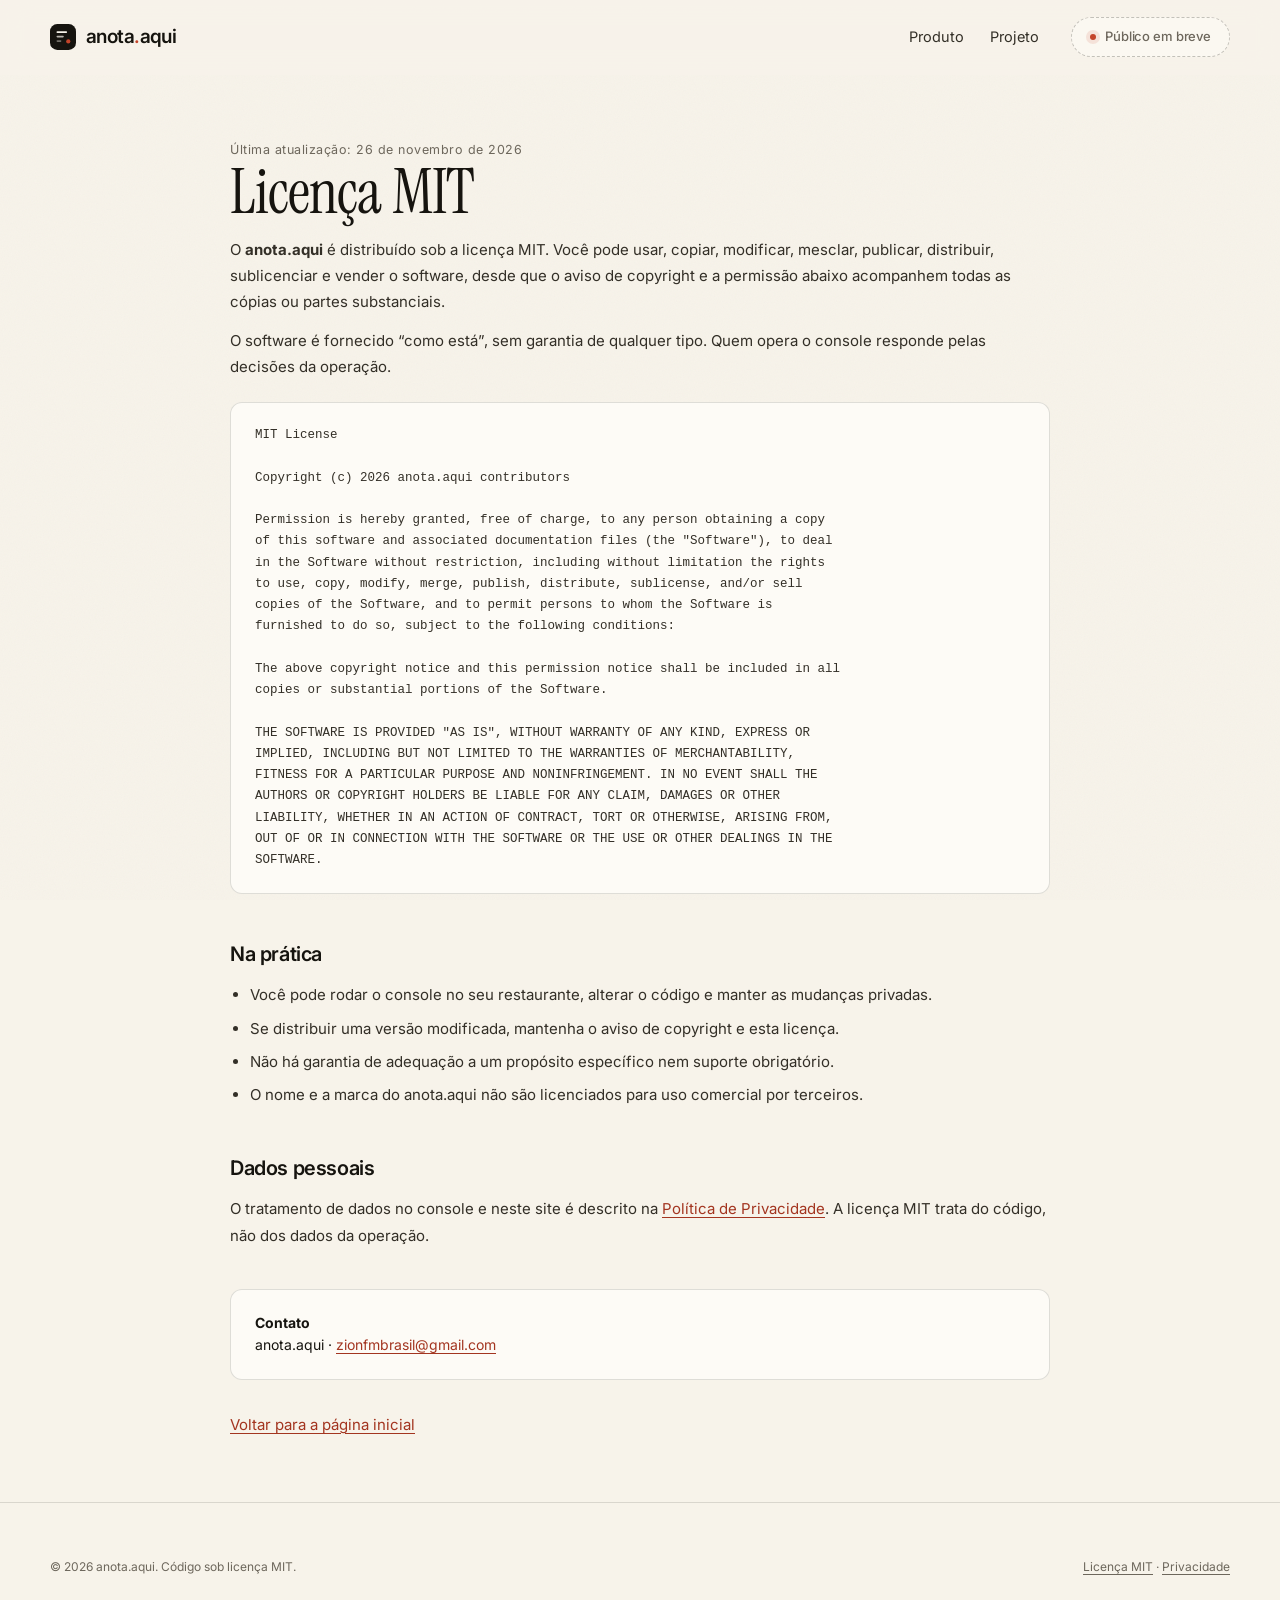
<file: licenca.html>
<!doctype html>
<html lang="pt-BR">
<head>
  <meta charset="utf-8">
  <meta name="viewport" content="width=device-width, initial-scale=1">
  <title>Licença MIT — anota.aqui</title>
  <meta name="description" content="O anota.aqui é distribuído sob a licença MIT.">
  <meta name="theme-color" content="#f7f3ea">
  <link rel="icon" href="assets/mark.svg" type="image/svg+xml">
  <link rel="preconnect" href="https://fonts.googleapis.com">
  <link rel="preconnect" href="https://fonts.gstatic.com" crossorigin>
  <link href="https://fonts.googleapis.com/css2?family=Instrument+Serif:ital@0;1&family=Inter:wght@400;500;600&display=swap" rel="stylesheet">
  <link rel="stylesheet" href="assets/site.css">
</head>
<body>
  <a class="skip" href="#conteudo">Ir para o conteúdo</a>

  <header class="site-header">
    <div class="wrap header-inner">
      <a class="brand" href="./" aria-label="anota.aqui, página inicial">
        <svg viewBox="0 0 32 32" aria-hidden="true">
          <rect width="32" height="32" rx="9" fill="#16140f"/>
          <rect x="8" y="9" width="13" height="2" rx="1" fill="#f7f3ea"/>
          <rect x="8" y="14.5" width="9" height="2" rx="1" fill="#f7f3ea" opacity="0.72"/>
          <rect x="8" y="20" width="6" height="2" rx="1" fill="#f7f3ea" opacity="0.42"/>
          <circle cx="22.5" cy="21.5" r="2.6" fill="#c4442a"/>
        </svg>
        <span class="wordmark">anota<span class="dot">.</span>aqui</span>
      </a>
      <nav class="nav" aria-label="Navegação">
        <a href="index.html#produto">Produto</a>
        <a href="index.html#contato">Projeto</a>
      </nav>
      <span class="soon-pill">Público em breve</span>
    </div>
  </header>

  <main id="conteudo" class="legal">
    <div class="wrap">
      <p class="updated">Última atualização: 26 de novembro de 2026</p>
      <h1>Licença MIT</h1>
      <p>
        O <strong>anota.aqui</strong> é distribuído sob a licença MIT. Você pode usar,
        copiar, modificar, mesclar, publicar, distribuir, sublicenciar e vender o
        software, desde que o aviso de copyright e a permissão abaixo acompanhem todas
        as cópias ou partes substanciais.
      </p>
      <p>
        O software é fornecido “como está”, sem garantia de qualquer tipo. Quem opera o
        console responde pelas decisões da operação.
      </p>

      <pre class="license-text">MIT License

Copyright (c) 2026 anota.aqui contributors

Permission is hereby granted, free of charge, to any person obtaining a copy
of this software and associated documentation files (the "Software"), to deal
in the Software without restriction, including without limitation the rights
to use, copy, modify, merge, publish, distribute, sublicense, and/or sell
copies of the Software, and to permit persons to whom the Software is
furnished to do so, subject to the following conditions:

The above copyright notice and this permission notice shall be included in all
copies or substantial portions of the Software.

THE SOFTWARE IS PROVIDED "AS IS", WITHOUT WARRANTY OF ANY KIND, EXPRESS OR
IMPLIED, INCLUDING BUT NOT LIMITED TO THE WARRANTIES OF MERCHANTABILITY,
FITNESS FOR A PARTICULAR PURPOSE AND NONINFRINGEMENT. IN NO EVENT SHALL THE
AUTHORS OR COPYRIGHT HOLDERS BE LIABLE FOR ANY CLAIM, DAMAGES OR OTHER
LIABILITY, WHETHER IN AN ACTION OF CONTRACT, TORT OR OTHERWISE, ARISING FROM,
OUT OF OR IN CONNECTION WITH THE SOFTWARE OR THE USE OR OTHER DEALINGS IN THE
SOFTWARE.</pre>

      <h2>Na prática</h2>
      <ul>
        <li>Você pode rodar o console no seu restaurante, alterar o código e manter as mudanças privadas.</li>
        <li>Se distribuir uma versão modificada, mantenha o aviso de copyright e esta licença.</li>
        <li>Não há garantia de adequação a um propósito específico nem suporte obrigatório.</li>
        <li>O nome e a marca do anota.aqui não são licenciados para uso comercial por terceiros.</li>
      </ul>

      <h2>Dados pessoais</h2>
      <p>
        O tratamento de dados no console e neste site é descrito na
        <a href="privacidade.html">Política de Privacidade</a>. A licença MIT trata do
        código, não dos dados da operação.
      </p>

      <div class="box">
        <strong>Contato</strong><br>
        anota.aqui · <a href="mailto:zionfmbrasil@gmail.com">zionfmbrasil@gmail.com</a>
      </div>

      <p style="margin-top:32px;"><a href="./">Voltar para a página inicial</a></p>
    </div>
  </main>

  <footer class="site-footer">
    <div class="wrap">
      <div class="footer-bottom" style="margin-top:0;border-top:0;padding-top:0;">
        <span>© 2026 anota.aqui. Código sob licença MIT.</span>
        <span><a href="licenca.html">Licença MIT</a> · <a href="privacidade.html">Privacidade</a></span>
      </div>
    </div>
  </footer>
</body>
</html>
</file>
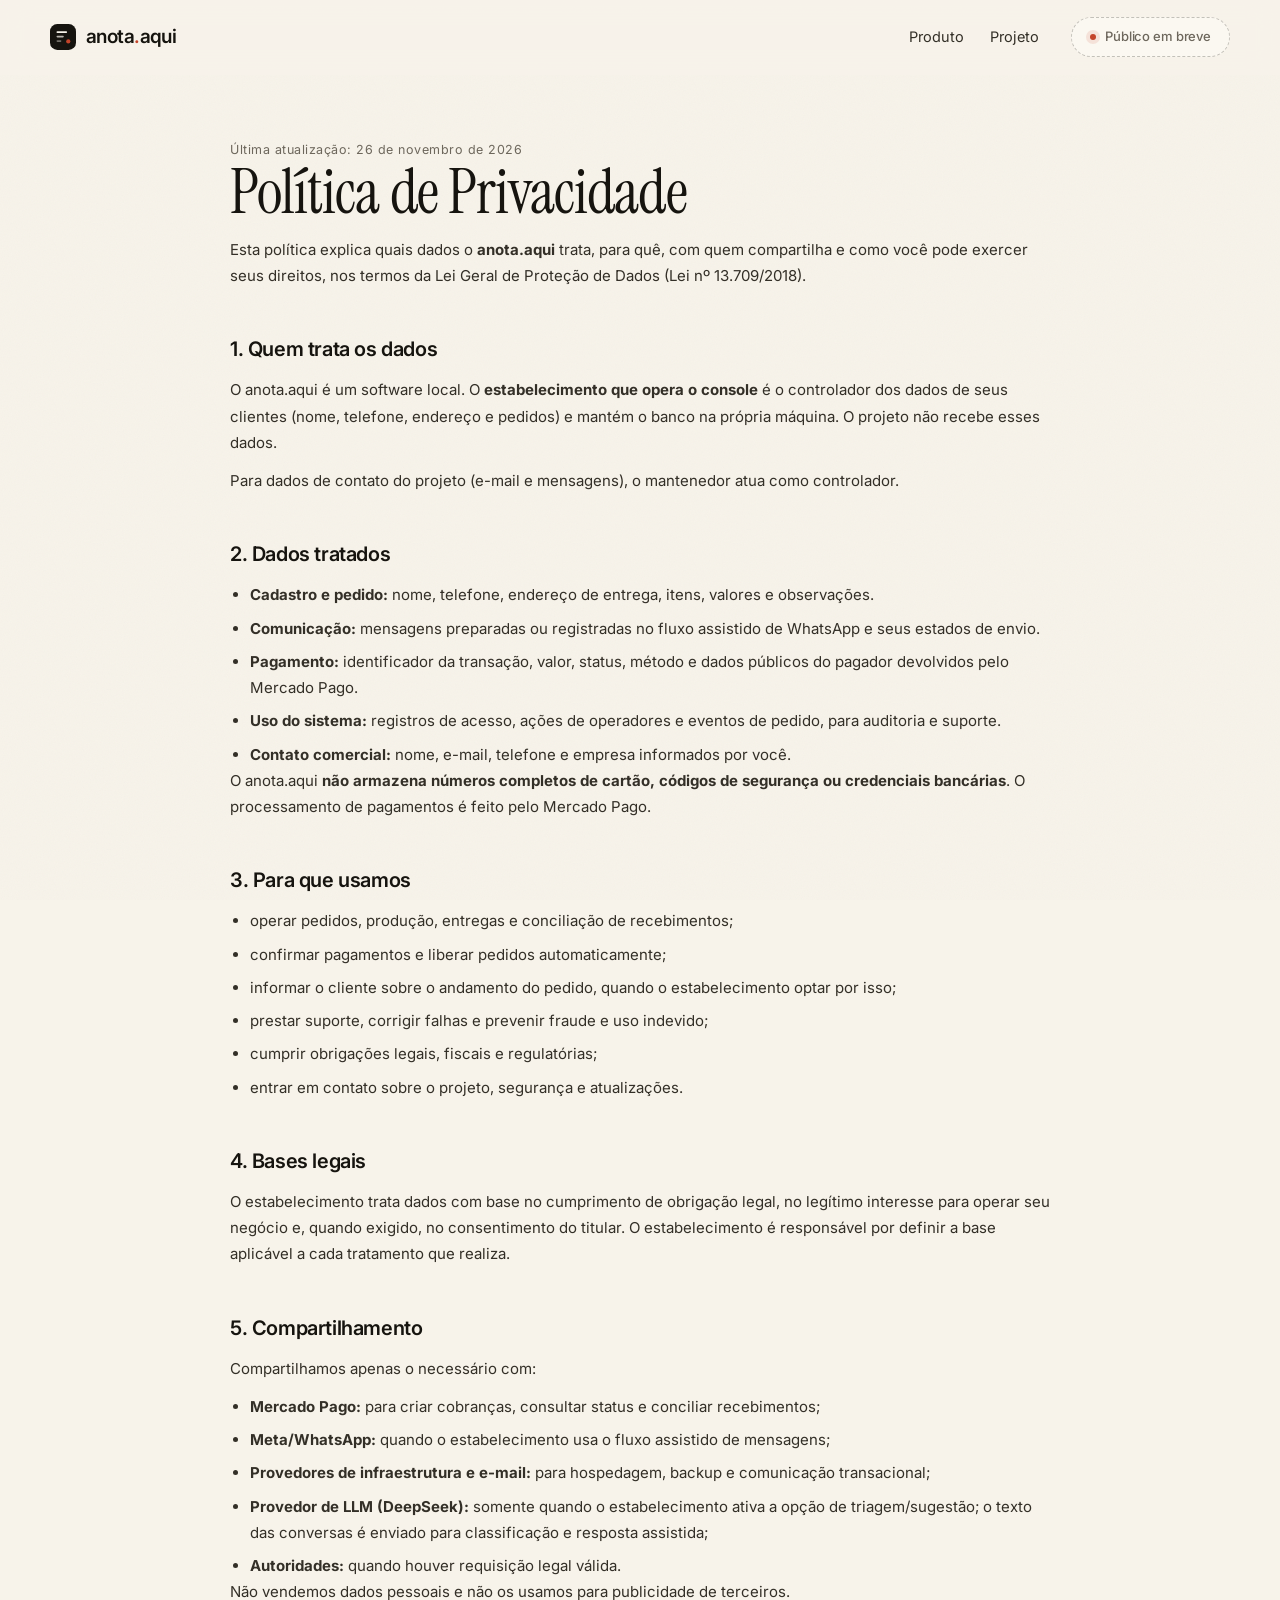
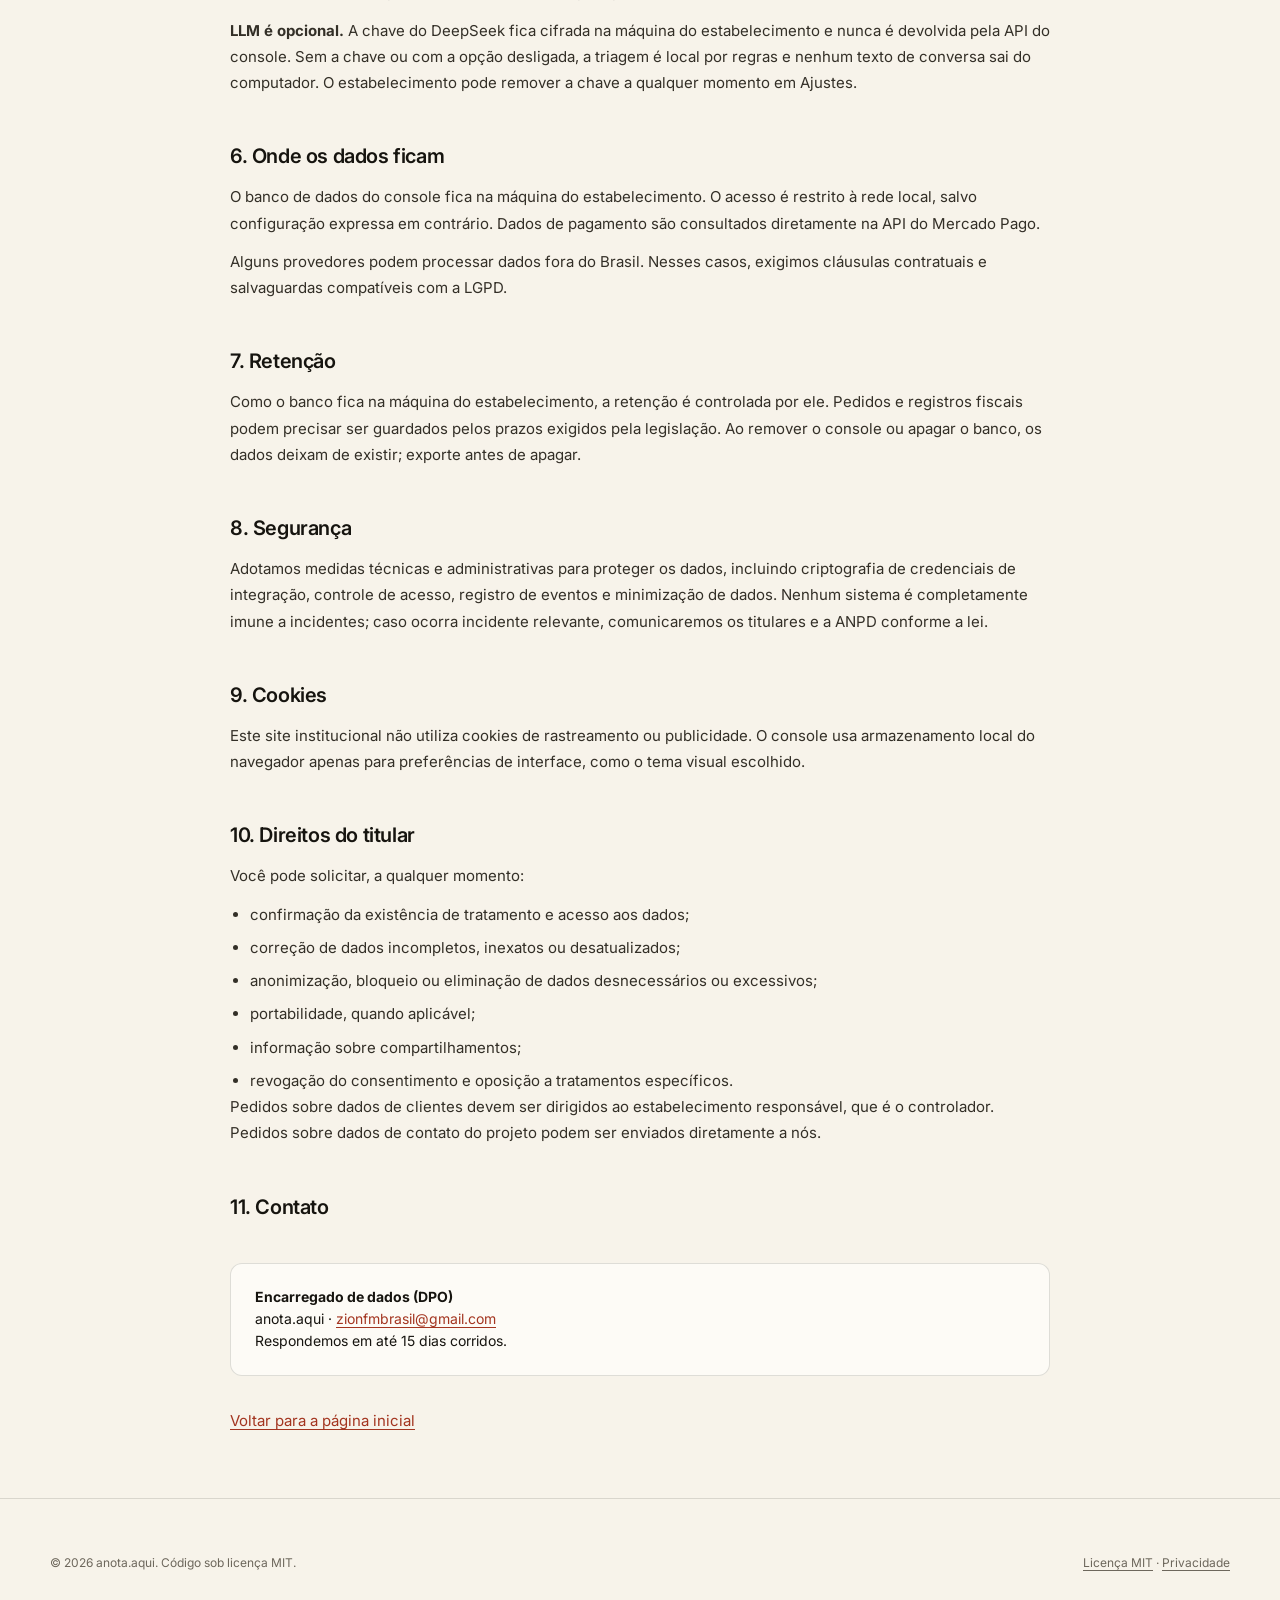
<file: privacidade.html>
<!doctype html>
<html lang="pt-BR">
<head>
  <meta charset="utf-8">
  <meta name="viewport" content="width=device-width, initial-scale=1">
  <title>Política de Privacidade — anota.aqui</title>
  <meta name="description" content="Como o anota.aqui trata dados pessoais, conforme a LGPD.">
  <meta name="theme-color" content="#f7f3ea">
  <link rel="icon" href="assets/mark.svg" type="image/svg+xml">
  <link rel="preconnect" href="https://fonts.googleapis.com">
  <link rel="preconnect" href="https://fonts.gstatic.com" crossorigin>
  <link href="https://fonts.googleapis.com/css2?family=Instrument+Serif:ital@0;1&family=Inter:wght@400;500;600&display=swap" rel="stylesheet">
  <link rel="stylesheet" href="assets/site.css">
</head>
<body>
  <a class="skip" href="#conteudo">Ir para o conteúdo</a>

  <header class="site-header">
    <div class="wrap header-inner">
      <a class="brand" href="./" aria-label="anota.aqui, página inicial">
        <svg viewBox="0 0 32 32" aria-hidden="true">
          <rect width="32" height="32" rx="9" fill="#16140f"/>
          <rect x="8" y="9" width="13" height="2" rx="1" fill="#f7f3ea"/>
          <rect x="8" y="14.5" width="9" height="2" rx="1" fill="#f7f3ea" opacity="0.72"/>
          <rect x="8" y="20" width="6" height="2" rx="1" fill="#f7f3ea" opacity="0.42"/>
          <circle cx="22.5" cy="21.5" r="2.6" fill="#c4442a"/>
        </svg>
        <span class="wordmark">anota<span class="dot">.</span>aqui</span>
      </a>
      <nav class="nav" aria-label="Navegação">
        <a href="index.html#produto">Produto</a>
        <a href="index.html#contato">Projeto</a>
      </nav>
      <span class="soon-pill">Público em breve</span>
    </div>
  </header>

  <main id="conteudo" class="legal">
    <div class="wrap">
      <p class="updated">Última atualização: 26 de novembro de 2026</p>
      <h1>Política de Privacidade</h1>
      <p>
        Esta política explica quais dados o <strong>anota.aqui</strong> trata, para quê,
        com quem compartilha e como você pode exercer seus direitos, nos termos da Lei
        Geral de Proteção de Dados (Lei nº 13.709/2018).
      </p>

      <h2>1. Quem trata os dados</h2>
      <p>
        O anota.aqui é um software local. O <strong>estabelecimento que opera o
        console</strong> é o controlador dos dados de seus clientes (nome, telefone,
        endereço e pedidos) e mantém o banco na própria máquina. O projeto não recebe
        esses dados.
      </p>
      <p>
        Para dados de contato do projeto (e-mail e mensagens), o mantenedor atua como
        controlador.
      </p>

      <h2>2. Dados tratados</h2>
      <ul>
        <li><strong>Cadastro e pedido:</strong> nome, telefone, endereço de entrega, itens, valores e observações.</li>
        <li><strong>Comunicação:</strong> mensagens preparadas ou registradas no fluxo assistido de WhatsApp e seus estados de envio.</li>
        <li><strong>Pagamento:</strong> identificador da transação, valor, status, método e dados públicos do pagador devolvidos pelo Mercado Pago.</li>
        <li><strong>Uso do sistema:</strong> registros de acesso, ações de operadores e eventos de pedido, para auditoria e suporte.</li>
        <li><strong>Contato comercial:</strong> nome, e-mail, telefone e empresa informados por você.</li>
      </ul>
      <p>
        O anota.aqui <strong>não armazena números completos de cartão, códigos de segurança
        ou credenciais bancárias</strong>. O processamento de pagamentos é feito pelo
        Mercado Pago.
      </p>

      <h2>3. Para que usamos</h2>
      <ul>
        <li>operar pedidos, produção, entregas e conciliação de recebimentos;</li>
        <li>confirmar pagamentos e liberar pedidos automaticamente;</li>
        <li>informar o cliente sobre o andamento do pedido, quando o estabelecimento optar por isso;</li>
        <li>prestar suporte, corrigir falhas e prevenir fraude e uso indevido;</li>
        <li>cumprir obrigações legais, fiscais e regulatórias;</li>
        <li>entrar em contato sobre o projeto, segurança e atualizações.</li>
      </ul>

      <h2>4. Bases legais</h2>
      <p>
        O estabelecimento trata dados com base no cumprimento de obrigação legal, no
        legítimo interesse para operar seu negócio e, quando exigido, no consentimento
        do titular. O estabelecimento é responsável por definir a base aplicável a cada
        tratamento que realiza.
      </p>

      <h2>5. Compartilhamento</h2>
      <p>Compartilhamos apenas o necessário com:</p>
      <ul>
        <li><strong>Mercado Pago:</strong> para criar cobranças, consultar status e conciliar recebimentos;</li>
        <li><strong>Meta/WhatsApp:</strong> quando o estabelecimento usa o fluxo assistido de mensagens;</li>
        <li><strong>Provedores de infraestrutura e e-mail:</strong> para hospedagem, backup e comunicação transacional;</li>
        <li><strong>Provedor de LLM (DeepSeek):</strong> somente quando o estabelecimento ativa a opção de triagem/sugestão; o texto das conversas é enviado para classificação e resposta assistida;</li>
        <li><strong>Autoridades:</strong> quando houver requisição legal válida.</li>
      </ul>
      <p>Não vendemos dados pessoais e não os usamos para publicidade de terceiros.</p>
      <p>
        <strong>LLM é opcional.</strong> A chave do DeepSeek fica cifrada na máquina do
        estabelecimento e nunca é devolvida pela API do console. Sem a chave ou com a opção
        desligada, a triagem é local por regras e nenhum texto de conversa sai do computador.
        O estabelecimento pode remover a chave a qualquer momento em Ajustes.
      </p>

      <h2>6. Onde os dados ficam</h2>
      <p>
        O banco de dados do console fica na máquina do estabelecimento. O acesso
        é restrito à rede local, salvo configuração expressa em contrário. Dados de
        pagamento são consultados diretamente na API do Mercado Pago.
      </p>
      <p>
        Alguns provedores podem processar dados fora do Brasil. Nesses casos, exigimos
        cláusulas contratuais e salvaguardas compatíveis com a LGPD.
      </p>

      <h2>7. Retenção</h2>
      <p>
        Como o banco fica na máquina do estabelecimento, a retenção é controlada por ele.
        Pedidos e registros fiscais podem precisar ser guardados pelos prazos exigidos pela
        legislação. Ao remover o console ou apagar o banco, os dados deixam de existir;
        exporte antes de apagar.
      </p>

      <h2>8. Segurança</h2>
      <p>
        Adotamos medidas técnicas e administrativas para proteger os dados, incluindo
        criptografia de credenciais de integração, controle de acesso, registro de eventos e
        minimização de dados. Nenhum sistema é completamente imune a incidentes; caso ocorra
        incidente relevante, comunicaremos os titulares e a ANPD conforme a lei.
      </p>

      <h2>9. Cookies</h2>
      <p>
        Este site institucional não utiliza cookies de rastreamento ou publicidade. O console
        usa armazenamento local do navegador apenas para preferências de interface, como o
        tema visual escolhido.
      </p>

      <h2>10. Direitos do titular</h2>
      <p>Você pode solicitar, a qualquer momento:</p>
      <ul>
        <li>confirmação da existência de tratamento e acesso aos dados;</li>
        <li>correção de dados incompletos, inexatos ou desatualizados;</li>
        <li>anonimização, bloqueio ou eliminação de dados desnecessários ou excessivos;</li>
        <li>portabilidade, quando aplicável;</li>
        <li>informação sobre compartilhamentos;</li>
        <li>revogação do consentimento e oposição a tratamentos específicos.</li>
      </ul>
      <p>
        Pedidos sobre dados de clientes devem ser dirigidos ao estabelecimento responsável,
        que é o controlador. Pedidos sobre dados de contato do projeto podem ser enviados
        diretamente a nós.
      </p>

      <h2>11. Contato</h2>
      <div class="box">
        <strong>Encarregado de dados (DPO)</strong><br>
        anota.aqui · <a href="mailto:zionfmbrasil@gmail.com">zionfmbrasil@gmail.com</a><br>
        Respondemos em até 15 dias corridos.
      </div>

      <p style="margin-top:32px;"><a href="./">Voltar para a página inicial</a></p>
    </div>
  </main>

  <footer class="site-footer">
    <div class="wrap">
      <div class="footer-bottom" style="margin-top:0;border-top:0;padding-top:0;">
        <span>© 2026 anota.aqui. Código sob licença MIT.</span>
        <span><a href="licenca.html">Licença MIT</a> · <a href="privacidade.html">Privacidade</a></span>
      </div>
    </div>
  </footer>
</body>
</html>
</file>
<file: assets/site.css>
/* anota.aqui — site institucional
   Tipografia: Instrument Serif (display) + Inter (texto)
   Sem dependências de build. Um arquivo, um sistema. */

:root {
  --cream: #f7f3ea;
  --cream-deep: #efe9dc;
  --card: #fdfbf6;
  --ink: #16140f;
  --ink-soft: #332f27;
  --muted: #6d675c;
  --line: rgba(22, 20, 15, 0.13);
  --line-strong: rgba(22, 20, 15, 0.24);
  --accent: #c4442a;
  --accent-deep: #a33520;
  --sage: #2e4638;
  --sage-soft: #e3e8df;
  --amber: #e8a33c;
  --radius: 18px;
  --radius-sm: 10px;
  --shadow-sm: 0 1px 2px rgba(22, 20, 15, 0.06), 0 6px 18px -12px rgba(22, 20, 15, 0.25);
  --shadow-lg: 0 2px 4px rgba(22, 20, 15, 0.05), 0 30px 70px -40px rgba(22, 20, 15, 0.55);
  --display: "Instrument Serif", ui-serif, Georgia, "Times New Roman", serif;
  --text: "Inter", ui-sans-serif, -apple-system, "Segoe UI", Roboto, Helvetica, Arial, sans-serif;
  --mono: "SFMono-Regular", ui-monospace, "Cascadia Code", Consolas, monospace;
  --wrap: 1180px;
  --ease: cubic-bezier(0.22, 1, 0.36, 1);
}

*,
*::before,
*::after { box-sizing: border-box; }

html {
  scroll-behavior: smooth;
  -webkit-text-size-adjust: 100%;
}

body {
  margin: 0;
  background: var(--cream);
  color: var(--ink);
  font-family: var(--text);
  font-size: 17px;
  line-height: 1.6;
  font-feature-settings: "kern" 1, "liga" 1, "calt" 1;
  -webkit-font-smoothing: antialiased;
  text-rendering: optimizeLegibility;
}

body::before {
  content: "";
  position: fixed;
  inset: 0;
  z-index: 0;
  pointer-events: none;
  opacity: 0.035;
  background-image: url("data:image/svg+xml,%3Csvg xmlns='http://www.w3.org/2000/svg' width='160' height='160'%3E%3Cfilter id='n'%3E%3CfeTurbulence type='fractalNoise' baseFrequency='0.85' numOctaves='3'/%3E%3C/filter%3E%3Crect width='160' height='160' filter='url(%23n)'/%3E%3C/svg%3E");
}

::selection {
  background: var(--accent);
  color: #fff;
}

img { max-width: 100%; display: block; }

a {
  color: inherit;
  text-decoration-thickness: 1px;
  text-underline-offset: 3px;
}

h1, h2, h3, h4 {
  font-weight: 400;
  margin: 0;
  letter-spacing: -0.015em;
}

p { margin: 0; }

ul, ol { margin: 0; padding: 0; }

:focus-visible {
  outline: 2px solid var(--accent);
  outline-offset: 3px;
  border-radius: 4px;
}

.wrap {
  width: min(100% - 48px, var(--wrap));
  margin-inline: auto;
  position: relative;
  z-index: 1;
}

.skip {
  position: absolute;
  left: 16px;
  top: -64px;
  z-index: 100;
  background: var(--ink);
  color: var(--cream);
  padding: 10px 16px;
  border-radius: 8px;
  transition: top 0.2s var(--ease);
}
.skip:focus { top: 16px; }

/* ── header ─────────────────────────────────────────────────────────── */
.site-header {
  position: sticky;
  top: 0;
  z-index: 50;
  background: color-mix(in srgb, var(--cream) 86%, transparent);
  backdrop-filter: blur(14px);
  border-bottom: 1px solid transparent;
  transition: border-color 0.3s var(--ease), background 0.3s var(--ease);
}
.site-header.is-scrolled {
  border-bottom-color: var(--line);
  background: color-mix(in srgb, var(--cream) 94%, transparent);
}

.header-inner {
  display: flex;
  align-items: center;
  gap: 32px;
  height: 74px;
}

.brand {
  display: inline-flex;
  align-items: center;
  gap: 10px;
  font-weight: 600;
  font-size: 19px;
  letter-spacing: -0.03em;
  text-decoration: none;
  margin-right: auto;
}
.brand svg { width: 26px; height: 26px; flex: none; }
.wordmark { white-space: nowrap; }
.brand .dot { color: var(--accent); }

.nav {
  display: flex;
  align-items: center;
  gap: 26px;
  font-size: 14.5px;
  color: var(--ink-soft);
}
.nav a {
  text-decoration: none;
  padding: 6px 0;
  border-bottom: 1px solid transparent;
  transition: border-color 0.2s, color 0.2s;
}
.nav a:hover { border-bottom-color: var(--line-strong); }

/* ── buttons ────────────────────────────────────────────────────────── */
.btn {
  --btn-bg: var(--ink);
  --btn-fg: var(--cream);
  display: inline-flex;
  align-items: center;
  justify-content: center;
  gap: 10px;
  min-height: 50px;
  padding: 0 24px;
  border: 1px solid transparent;
  border-radius: 999px;
  background: var(--btn-bg);
  color: var(--btn-fg);
  font: 600 15px/1 var(--text);
  letter-spacing: -0.01em;
  text-decoration: none;
  cursor: pointer;
  transition: transform 0.25s var(--ease), background 0.25s, box-shadow 0.25s;
  will-change: transform;
}
.btn:hover { transform: translateY(-2px); box-shadow: var(--shadow-sm); }
.btn:active { transform: translateY(0); }

.btn-accent {
  --btn-bg: var(--accent);
  --btn-fg: #fff;
  box-shadow: 0 10px 24px -14px rgba(196, 68, 42, 0.9);
}
.btn-accent:hover {
  --btn-bg: var(--accent-deep);
  box-shadow: 0 16px 30px -16px rgba(163, 53, 32, 0.85);
}

.btn-ghost {
  --btn-bg: transparent;
  --btn-fg: var(--ink);
  border-color: var(--line-strong);
}
.btn-ghost:hover { --btn-bg: rgba(22, 20, 15, 0.04); }

.btn-sm { min-height: 40px; padding: 0 18px; font-size: 14px; }

.soon-pill {
  display: inline-flex;
  align-items: center;
  gap: 9px;
  min-height: 40px;
  padding: 0 18px;
  border: 1px dashed var(--line-strong);
  border-radius: 999px;
  background: color-mix(in srgb, var(--card) 55%, transparent);
  color: var(--muted);
  font: 500 13px/1.2 var(--text);
  letter-spacing: -0.01em;
  white-space: nowrap;
}
.soon-pill::before {
  content: "";
  width: 6px;
  height: 6px;
  border-radius: 50%;
  flex: none;
  background: var(--accent);
  box-shadow: 0 0 0 4px color-mix(in srgb, var(--accent) 12%, transparent);
}
.soon-pill.lg { min-height: 50px; padding: 0 22px; font-size: 14px; }

/* ── marca no topo ──────────────────────────────────────────────────── */
.brand-cover {
  padding: 54px 0 30px;
  text-align: center;
}
.brand-lockup {
  display: flex;
  align-items: center;
  justify-content: center;
  gap: clamp(10px, 1.6vw, 18px);
}
.brand-mark {
  width: clamp(46px, 6.6vw, 78px);
  height: auto;
  flex: none;
  filter: drop-shadow(0 12px 24px rgba(22, 20, 15, 0.16));
}
.brand-word {
  font-family: var(--display);
  font-size: clamp(40px, 8.8vw, 92px);
  font-weight: 400;
  line-height: 0.9;
  letter-spacing: -0.035em;
}
.brand-word .dot { color: var(--accent); }
.brand-tag {
  margin-top: 16px;
  font-size: 10.5px;
  font-weight: 600;
  letter-spacing: 0.18em;
  text-transform: uppercase;
  color: var(--muted);
}

/* ── manifesto ──────────────────────────────────────────────────────── */
.manifesto {
  background: var(--ink);
  color: var(--cream);
  padding: 56px 0;
}
.manifesto-inner {
  display: grid;
  grid-template-columns: 1.05fr 0.95fr;
  gap: 56px;
  align-items: start;
}
.manifesto-title {
  font-family: var(--display);
  font-size: clamp(34px, 4.2vw, 54px);
  line-height: 1.04;
  letter-spacing: -0.02em;
}
.manifesto-kicker {
  display: block;
  margin-bottom: 16px;
  font-size: 11px;
  font-weight: 600;
  letter-spacing: 0.14em;
  text-transform: uppercase;
  color: rgba(247, 243, 234, 0.52);
}
.manifesto-title em {
  font-style: italic;
  color: var(--amber);
}
.manifesto-notes {
  display: grid;
  gap: 14px;
  padding-top: 8px;
  max-width: 62ch;
}
.manifesto-notes p.manifesto-free {
  font-family: var(--display);
  font-size: clamp(22px, 2.4vw, 30px);
  line-height: 1.15;
  color: var(--amber);
  margin-bottom: 4px;
}
.manifesto-notes p {
  font-size: 13.5px;
  line-height: 1.65;
  color: rgba(247, 243, 234, 0.66);
}
.manifesto-notes strong { color: var(--cream); font-weight: 600; }

.link-arrow {
  display: inline-flex;
  align-items: center;
  gap: 8px;
  font-weight: 600;
  font-size: 15px;
  text-decoration: none;
  border-bottom: 1px solid var(--line-strong);
  padding-bottom: 3px;
}
.link-arrow svg { transition: transform 0.3s var(--ease); }
.link-arrow:hover svg { transform: translateX(4px); }

/* ── hero ───────────────────────────────────────────────────────────── */
.hero { padding: 74px 0 0; }

.hero-grid {
  display: grid;
  grid-template-columns: minmax(0, 1fr) minmax(0, 1.02fr);
  gap: 64px;
  align-items: center;
}

.eyebrow {
  display: inline-flex;
  align-items: center;
  gap: 10px;
  font-size: 12px;
  font-weight: 600;
  letter-spacing: 0.14em;
  text-transform: uppercase;
  color: var(--muted);
}
.eyebrow::before {
  content: "";
  width: 26px;
  height: 1px;
  background: var(--accent);
}

h1.display {
  font-family: var(--display);
  font-size: clamp(44px, 5.4vw, 72px);
  line-height: 0.96;
  letter-spacing: -0.028em;
  margin: 24px 0 0;
}
h1.display em {
  font-style: italic;
  color: var(--accent);
}

.hero-lead {
  margin-top: 26px;
  max-width: 46ch;
  font-size: 18.5px;
  line-height: 1.65;
  color: var(--ink-soft);
}

.hero-actions {
  display: flex;
  flex-wrap: wrap;
  gap: 12px;
  margin-top: 34px;
}

.hero-facts {
  display: flex;
  flex-wrap: wrap;
  gap: 12px 34px;
  margin-top: 42px;
  padding-top: 26px;
  border-top: 1px solid var(--line);
  list-style: none;
  font-size: 13.5px;
  color: var(--muted);
}
.hero-facts strong {
  display: block;
  font-size: 15px;
  color: var(--ink);
  font-weight: 600;
}

/* ── console mock ───────────────────────────────────────────────────── */
.mock-stage {
  position: relative;
  perspective: 1600px;
}

.mock-column { min-width: 0; }
.mock-caption {
  margin-bottom: 10px;
  font-size: 10.5px;
  font-weight: 600;
  letter-spacing: 0.14em;
  text-transform: uppercase;
  color: var(--muted-2);
}

.mock {
  position: relative;
  border-radius: 14px;
  background: #121510;
  color: #e9e7df;
  border: 1px solid rgba(255, 255, 255, 0.09);
  box-shadow: var(--shadow-lg);
  overflow: hidden;
  transform: rotateY(-5deg) rotateX(2deg);
  transform-origin: left center;
  font-size: 12px;
  line-height: 1.45;
}

.mock-bar {
  display: flex;
  align-items: center;
  gap: 7px;
  padding: 11px 14px;
  border-bottom: 1px solid rgba(255, 255, 255, 0.08);
  background: #171a15;
}
.mock-bar i {
  width: 8px;
  height: 8px;
  border-radius: 50%;
  background: rgba(255, 255, 255, 0.18);
  display: block;
}
.mock-bar .url {
  margin-left: 10px;
  font-family: var(--mono);
  font-size: 10.5px;
  color: rgba(255, 255, 255, 0.45);
}
.mock-bar .live {
  margin-left: auto;
  display: inline-flex;
  align-items: center;
  gap: 6px;
  font-size: 10px;
  letter-spacing: 0.08em;
  text-transform: uppercase;
  color: #b9d9a4;
}
.mock-bar .live::before {
  content: "";
  width: 6px;
  height: 6px;
  border-radius: 50%;
  background: #8fd06a;
  box-shadow: 0 0 0 3px rgba(143, 208, 106, 0.16);
}

.mock-body {
  display: grid;
  grid-template-columns: 132px minmax(0, 1fr) 116px;
  min-height: 386px;
}

.mock-side {
  border-right: 1px solid rgba(255, 255, 255, 0.07);
  padding: 16px 12px;
  background: #10130f;
}
.mock-brand {
  display: flex;
  align-items: center;
  gap: 7px;
  font-size: 11px;
  font-weight: 600;
  letter-spacing: -0.02em;
  color: #f1efe6;
  padding: 0 6px 14px;
}
.mock-brand span { color: #e0704f; }
.mock-nav { list-style: none; display: grid; gap: 3px; }
.mock-nav li {
  display: flex;
  align-items: center;
  gap: 8px;
  padding: 7px 8px;
  border-radius: 6px;
  color: rgba(255, 255, 255, 0.42);
  font-size: 10.5px;
}
.mock-nav li.on {
  background: rgba(255, 255, 255, 0.07);
  color: #f1efe6;
}
.mock-nav b {
  width: 12px;
  height: 12px;
  border-radius: 3px;
  border: 1px solid currentColor;
  opacity: 0.55;
  flex: none;
}
.mock-nav .tag {
  margin-left: auto;
  font-size: 9px;
  background: #c4442a;
  color: #fff;
  border-radius: 20px;
  padding: 1px 5px;
  font-weight: 600;
}

.mock-main { padding: 18px 16px; }
.mock-h {
  display: flex;
  align-items: baseline;
  justify-content: space-between;
  margin-bottom: 12px;
}
.mock-h strong { font-size: 13px; letter-spacing: -0.02em; font-weight: 600; }
.mock-h span { font-size: 9.5px; color: rgba(255, 255, 255, 0.35); }

.mock-row {
  display: grid;
  grid-template-columns: 26px minmax(0, 1fr) auto;
  gap: 10px;
  align-items: center;
  padding: 10px 10px;
  border: 1px solid rgba(255, 255, 255, 0.07);
  border-radius: 8px;
  margin-bottom: 7px;
  background: rgba(255, 255, 255, 0.025);
}
.mock-row .num {
  font-family: var(--mono);
  font-size: 10px;
  color: rgba(255, 255, 255, 0.4);
}
.mock-row .who { font-size: 11px; color: #e9e7df; }
.mock-row .what { font-size: 9.5px; color: rgba(255, 255, 255, 0.38); }
.mock-row .amount { font-family: var(--mono); font-size: 10.5px; color: #f1efe6; }

.chip {
  display: inline-block;
  font-size: 8.5px;
  font-weight: 600;
  letter-spacing: 0.04em;
  text-transform: uppercase;
  padding: 2px 6px;
  border-radius: 4px;
  margin-top: 3px;
}
.chip.paid { background: rgba(143, 208, 106, 0.14); color: #a9d78c; }
.chip.kitchen { background: rgba(232, 163, 60, 0.14); color: #eec077; }
.chip.new { background: rgba(255, 255, 255, 0.09); color: rgba(255, 255, 255, 0.6); }

.mock-kds {
  border-left: 1px solid rgba(255, 255, 255, 0.07);
  padding: 16px 12px;
  background: #10130f;
}
.mock-kds strong {
  display: block;
  font-size: 10px;
  letter-spacing: 0.1em;
  text-transform: uppercase;
  color: rgba(255, 255, 255, 0.38);
  margin-bottom: 12px;
}
.ticket {
  border: 1px solid rgba(255, 255, 255, 0.09);
  border-radius: 7px;
  padding: 8px;
  margin-bottom: 7px;
  background: rgba(255, 255, 255, 0.03);
}
.ticket b { display: block; font-size: 10px; font-weight: 600; }
.ticket span { font-size: 9px; color: rgba(255, 255, 255, 0.38); }
.ticket .bar {
  height: 2px;
  margin-top: 7px;
  border-radius: 2px;
  background: rgba(255, 255, 255, 0.1);
  overflow: hidden;
}
.ticket .bar i { display: block; height: 100%; background: #e8a33c; }
.ticket.done .bar i { background: #8fd06a; }

.mock-toast {
  position: absolute;
  right: -14px;
  bottom: -26px;
  width: 250px;
  background: #fdfbf6;
  color: var(--ink);
  border: 1px solid var(--line);
  border-radius: 12px;
  padding: 13px 14px;
  box-shadow: 0 24px 50px -26px rgba(22, 20, 15, 0.5);
  transform: rotateY(-5deg);
}
.mock-toast .t-top {
  display: flex;
  align-items: center;
  gap: 7px;
  font-size: 10px;
  font-weight: 600;
  letter-spacing: 0.09em;
  text-transform: uppercase;
  color: var(--sage);
}
.mock-toast .t-top i {
  width: 6px;
  height: 6px;
  border-radius: 50%;
  background: #4f8a5f;
}
.mock-toast .t-amount {
  font-family: var(--display);
  font-size: 27px;
  line-height: 1.1;
  margin-top: 4px;
}
.mock-toast .t-meta {
  display: flex;
  justify-content: space-between;
  gap: 8px;
  margin-top: 6px;
  font-size: 10px;
  color: var(--muted);
}
.mock-toast .t-meta b {
  font-weight: 500;
  color: var(--ink-soft);
  background: var(--cream-deep);
  border-radius: 4px;
  padding: 1px 5px;
}

/* ── marquee ────────────────────────────────────────────────────────── */
.strip {
  margin-top: 96px;
  border-top: 1px solid var(--line);
  border-bottom: 1px solid var(--line);
  padding: 18px 0;
  overflow: hidden;
}
.strip-track {
  display: flex;
  gap: 46px;
  width: max-content;
  animation: slide 44s linear infinite;
  font-size: 12px;
  letter-spacing: 0.13em;
  text-transform: uppercase;
  color: var(--muted);
  white-space: nowrap;
}
.strip-track span { display: inline-flex; align-items: center; gap: 46px; }
.strip-track span::after {
  content: "";
  width: 4px;
  height: 4px;
  background: var(--accent);
  border-radius: 50%;
}
@keyframes slide {
  from { transform: translateX(0); }
  to { transform: translateX(-50%); }
}

/* ── sections ───────────────────────────────────────────────────────── */
section { position: relative; }
section[id] { scroll-margin-top: 92px; }

.section { padding: 104px 0; }
.section-tight { padding: 72px 0; }

.section-head {
  display: grid;
  grid-template-columns: 92px minmax(0, 1fr) minmax(0, 0.9fr);
  gap: 36px;
  align-items: start;
  padding-bottom: 30px;
  border-bottom: 1px solid var(--line);
  margin-bottom: 48px;
}
.section-num {
  font-family: var(--mono);
  font-size: 12px;
  color: var(--accent);
  letter-spacing: 0.06em;
  white-space: nowrap;
  padding-top: 8px;
}
.section-head h2 {
  font-family: var(--display);
  font-size: clamp(34px, 3.8vw, 52px);
  line-height: 1.02;
  letter-spacing: -0.02em;
}
.section-head h2 em { font-style: italic; color: var(--accent); }
.section-head p {
  font-size: 16px;
  color: var(--muted);
  max-width: 40ch;
  padding-top: 6px;
}

/* ── features ───────────────────────────────────────────────────────── */
.feature-grid {
  display: grid;
  grid-template-columns: repeat(4, minmax(0, 1fr));
  border-top: 1px solid var(--line);
  border-left: 1px solid var(--line);
}
.feature {
  padding: 30px 28px 34px;
  border-right: 1px solid var(--line);
  border-bottom: 1px solid var(--line);
  background: color-mix(in srgb, var(--card) 55%, transparent);
  transition: background 0.3s var(--ease);
}
.feature:hover { background: var(--card); }
.feature .ic {
  width: 34px;
  height: 34px;
  display: grid;
  place-items: center;
  border: 1px solid var(--line-strong);
  border-radius: 9px;
  color: var(--accent);
  margin-bottom: 22px;
}
.feature h3 {
  font-size: 18px;
  font-weight: 600;
  letter-spacing: -0.02em;
  margin-bottom: 9px;
}
.feature p { font-size: 14.5px; color: var(--muted); line-height: 1.6; }

/* ── split / payments ───────────────────────────────────────────────── */
.split {
  display: grid;
  grid-template-columns: minmax(0, 0.95fr) minmax(0, 1.05fr);
  gap: 70px;
  align-items: center;
}

.pay-card {
  border: 1px solid var(--line);
  border-radius: var(--radius);
  background: var(--card);
  box-shadow: var(--shadow-sm);
  overflow: hidden;
}
.pay-head {
  display: flex;
  align-items: center;
  justify-content: space-between;
  gap: 12px;
  padding: 18px 22px;
  border-bottom: 1px solid var(--line);
  font-size: 13px;
  font-weight: 600;
}
.pay-head .mp {
  font-size: 11px;
  letter-spacing: 0.04em;
  color: var(--muted);
  font-weight: 500;
}
.pay-list { list-style: none; }
.pay-list li {
  display: grid;
  grid-template-columns: 38px minmax(0, 1fr) auto;
  gap: 14px;
  align-items: center;
  padding: 15px 22px;
  border-bottom: 1px solid var(--line);
  font-size: 13.5px;
}
.pay-list li:last-child { border-bottom: 0; }
.pay-list .ico {
  width: 34px;
  height: 34px;
  border-radius: 9px;
  display: grid;
  place-items: center;
  background: var(--sage-soft);
  color: var(--sage);
  font-size: 13px;
  font-weight: 600;
}
.pay-list .meta { font-size: 11.5px; color: var(--muted); }
.pay-list .val {
  font-family: var(--mono);
  font-size: 13px;
  font-variant-numeric: tabular-nums;
}
.pay-list .val.ok { color: #3f7350; }
.pay-note {
  padding: 16px 22px;
  background: var(--cream-deep);
  font-size: 11.5px;
  color: var(--muted);
  line-height: 1.55;
}

.check-list { list-style: none; display: grid; gap: 16px; margin-top: 30px; }
.check-list li {
  display: grid;
  grid-template-columns: 22px minmax(0, 1fr);
  gap: 14px;
  font-size: 15px;
  color: var(--ink-soft);
}
.check-list .ck {
  width: 20px;
  height: 20px;
  border-radius: 50%;
  background: var(--sage);
  color: #fff;
  display: grid;
  place-items: center;
  margin-top: 2px;
}
.check-list strong { font-weight: 600; color: var(--ink); }

/* ── atendimento ────────────────────────────────────────────────────── */
.chat-demo {
  max-width: 520px;
  margin-left: auto;
  border: 1px solid var(--line);
  border-radius: 18px;
  background: var(--card);
  box-shadow: var(--shadow-lg);
  overflow: hidden;
}
.chat-head {
  display: flex;
  align-items: center;
  justify-content: space-between;
  gap: 10px;
  padding: 14px 18px;
  background: var(--sage);
  color: var(--cream);
  font-size: 12.5px;
  font-weight: 500;
}
.chat-live {
  display: inline-flex;
  align-items: center;
  gap: 6px;
  font-size: 10px;
  letter-spacing: 0.08em;
  text-transform: uppercase;
  color: rgba(247, 243, 234, 0.72);
}
.chat-live::before {
  content: "";
  width: 6px;
  height: 6px;
  border-radius: 50%;
  background: #a9d78c;
  box-shadow: 0 0 0 3px rgba(169, 215, 140, 0.18);
}
.chat-body {
  display: grid;
  gap: 10px;
  padding: 18px;
  background: var(--cream-deep);
}
.chat-msg {
  max-width: 86%;
  padding: 10px 12px;
  border-radius: 12px;
  font-size: 13px;
  line-height: 1.5;
}
.chat-msg span {
  display: block;
  font-size: 10px;
  letter-spacing: 0.06em;
  text-transform: uppercase;
  color: var(--muted-2);
  margin-bottom: 3px;
}
.chat-msg p { margin: 0; }
.chat-msg time {
  display: block;
  margin-top: 4px;
  font-size: 10px;
  color: var(--muted-2);
  text-align: right;
}
.chat-msg.in {
  background: var(--card);
  border: 1px solid var(--line);
}
.chat-msg.out {
  margin-left: auto;
  background: color-mix(in srgb, var(--sage) 12%, var(--card));
  border: 1px solid color-mix(in srgb, var(--sage) 24%, var(--line));
}
.chat-event {
  display: grid;
  gap: 2px;
  padding: 10px 12px;
  border: 1px dashed var(--line-strong);
  border-radius: 10px;
}
.chat-event strong {
  font-size: 10.5px;
  font-weight: 600;
  letter-spacing: 0.07em;
  text-transform: uppercase;
  color: var(--muted);
}
.chat-event span { font-size: 11px; color: var(--muted-2); }
.chat-event.ok {
  border-style: solid;
  border-color: color-mix(in srgb, var(--sage) 38%, var(--line));
  background: color-mix(in srgb, var(--sage) 7%, transparent);
}
.chat-event.ok strong { color: var(--sage); }
.chat-foot {
  padding: 12px 18px;
  border-top: 1px solid var(--line);
  font-size: 11.5px;
  color: var(--muted-2);
  background: var(--card);
}

/* ── modos de confirmação ───────────────────────────────────────────── */
.modes {
  display: grid;
  grid-template-columns: 1fr 1fr;
  gap: 14px;
  margin-top: 30px;
}
.mode {
  border: 1px solid var(--line);
  border-radius: 14px;
  background: var(--card);
  padding: 22px 24px;
}
.mode-tag {
  display: inline-block;
  margin-bottom: 8px;
  font-size: 10px;
  font-weight: 600;
  letter-spacing: 0.1em;
  text-transform: uppercase;
  color: var(--accent);
}
.mode h4 {
  margin: 0 0 6px;
  font-size: 16px;
  font-weight: 600;
  letter-spacing: -0.01em;
}
.mode p { font-size: 13.5px; color: var(--muted); line-height: 1.6; }

/* ── steps ──────────────────────────────────────────────────────────── */
.steps {
  display: grid;
  grid-template-columns: repeat(3, minmax(0, 1fr));
  gap: 0;
  border-top: 1px solid var(--line);
}
.step {
  padding: 34px 30px 40px 0;
  border-right: 1px solid var(--line);
  position: relative;
}
.step + .step { padding-left: 30px; }
.step:last-child { border-right: 0; }
.step .n {
  font-family: var(--display);
  font-size: 40px;
  line-height: 1;
  color: var(--accent);
  display: block;
  margin-bottom: 18px;
}
.step h3 { font-size: 17px; font-weight: 600; margin-bottom: 8px; letter-spacing: -0.01em; }
.step p { font-size: 14.5px; color: var(--muted); }

/* ── faq ────────────────────────────────────────────────────────────── */
.faq { display: grid; gap: 0; border-top: 1px solid var(--line); }
details.q {
  border-bottom: 1px solid var(--line);
  padding: 4px 0;
}
details.q summary {
  list-style: none;
  cursor: pointer;
  display: flex;
  align-items: center;
  justify-content: space-between;
  gap: 24px;
  padding: 22px 4px;
  font-size: 16.5px;
  font-weight: 500;
  letter-spacing: -0.01em;
}
details.q summary::-webkit-details-marker { display: none; }
details.q summary .sign {
  width: 24px;
  height: 24px;
  border: 1px solid var(--line-strong);
  border-radius: 50%;
  display: grid;
  place-items: center;
  flex: none;
  position: relative;
  transition: transform 0.3s var(--ease), background 0.3s, color 0.3s;
}
details.q summary .sign::before,
details.q summary .sign::after {
  content: "";
  position: absolute;
  background: currentColor;
}
details.q summary .sign::before { width: 9px; height: 1px; }
details.q summary .sign::after { width: 1px; height: 9px; transition: transform 0.3s var(--ease); }
details.q[open] summary .sign { background: var(--ink); color: var(--cream); border-color: var(--ink); }
details.q[open] summary .sign::after { transform: scaleY(0); }
details.q .a {
  padding: 0 60px 26px 4px;
  font-size: 15px;
  color: var(--muted);
  max-width: 78ch;
  line-height: 1.7;
}

/* ── contact / cta ──────────────────────────────────────────────────── */
.cta {
  border-radius: 24px;
  background: var(--sage);
  color: var(--cream);
  padding: 66px 56px;
  position: relative;
  overflow: hidden;
}
.cta h2 {
  font-family: var(--display);
  font-size: clamp(36px, 4.6vw, 60px);
  line-height: 1;
  max-width: 18ch;
  position: relative;
  z-index: 1;
}
.cta p {
  margin-top: 18px;
  max-width: 52ch;
  color: rgba(247, 243, 234, 0.72);
  font-size: 16px;
  position: relative;
  z-index: 1;
}
.cta-actions {
  display: flex;
  flex-wrap: wrap;
  gap: 12px;
  margin-top: 32px;
  position: relative;
  z-index: 1;
}
.cta .btn-accent { --btn-bg: #f7f3ea; --btn-fg: var(--ink); }
.cta .btn-accent:hover { --btn-bg: #fff; }
.cta .btn-ghost { --btn-fg: var(--cream); border-color: rgba(247, 243, 234, 0.32); }
.cta .btn-ghost:hover { --btn-bg: rgba(247, 243, 234, 0.08); }
.cta .soon-pill {
  background: rgba(247, 243, 234, 0.08);
  border-color: rgba(247, 243, 234, 0.34);
  color: rgba(247, 243, 234, 0.88);
}
.cta .soon-pill::before {
  background: var(--amber);
  box-shadow: 0 0 0 4px rgba(232, 163, 60, 0.16);
}

.cta-meta {
  display: flex;
  flex-wrap: wrap;
  gap: 10px 28px;
  margin-top: 34px;
  padding-top: 24px;
  border-top: 1px solid rgba(247, 243, 234, 0.16);
  font-size: 12.5px;
  color: rgba(247, 243, 234, 0.6);
  position: relative;
  z-index: 1;
}
.cta-meta a { color: rgba(247, 243, 234, 0.86); }

/* ── footer ─────────────────────────────────────────────────────────── */
.site-footer {
  margin-top: 24px;
  border-top: 1px solid var(--line);
  padding: 54px 0 40px;
}
.footer-grid {
  display: grid;
  grid-template-columns: 1.4fr repeat(3, minmax(0, 1fr));
  gap: 40px;
}
.footer-brand p {
  margin-top: 14px;
  font-size: 13.5px;
  color: var(--muted);
  max-width: 32ch;
}
.footer-col h4 {
  font-size: 11px;
  font-weight: 600;
  letter-spacing: 0.13em;
  text-transform: uppercase;
  color: var(--muted);
  margin-bottom: 14px;
}
.footer-col ul { list-style: none; display: grid; gap: 9px; }
.footer-col a {
  font-size: 13.5px;
  color: var(--ink-soft);
  text-decoration: none;
}
.footer-col a:hover { color: var(--accent); text-decoration: underline; }
.footer-bottom {
  display: flex;
  flex-wrap: wrap;
  gap: 12px 28px;
  align-items: center;
  justify-content: space-between;
  margin-top: 48px;
  padding-top: 22px;
  border-top: 1px solid var(--line);
  font-size: 12px;
  color: var(--muted);
}

/* ── legal pages ────────────────────────────────────────────────────── */
.legal { padding: 64px 0 40px; }
.legal .wrap { max-width: 820px; }
.legal h1 {
  font-family: var(--display);
  font-size: clamp(38px, 5vw, 62px);
  line-height: 1;
  margin-bottom: 14px;
}
.legal .updated { font-size: 12.5px; color: var(--muted); letter-spacing: 0.04em; }
.legal h2 {
  font-size: 20px;
  font-weight: 600;
  letter-spacing: -0.02em;
  margin: 44px 0 12px;
}
.legal p, .legal li { font-size: 15px; color: var(--ink-soft); line-height: 1.75; }
.legal p + p { margin-top: 12px; }
.legal ul { margin: 12px 0 0 20px; display: grid; gap: 7px; }
.legal a { color: var(--accent-deep); }
.legal .box {
  margin-top: 40px;
  padding: 22px 24px;
  border: 1px solid var(--line);
  border-radius: 12px;
  background: var(--card);
  font-size: 14px;
}

.license-text {
  margin: 22px 0 0;
  padding: 22px 24px;
  border: 1px solid var(--line);
  border-radius: 12px;
  background: var(--card);
  font-family: var(--mono);
  font-size: 12.5px;
  line-height: 1.7;
  color: var(--ink-soft);
  white-space: pre-wrap;
  overflow-wrap: anywhere;
}

/* ── reveal ─────────────────────────────────────────────────────────── */
.reveal {
  opacity: 0;
  transform: translateY(18px);
  transition: opacity 0.7s var(--ease), transform 0.7s var(--ease);
}
.reveal.in { opacity: 1; transform: none; }

/* ── responsive ─────────────────────────────────────────────────────── */
@media (max-width: 1180px) {
  .feature-grid { grid-template-columns: repeat(2, minmax(0, 1fr)); }
}

@media (max-width: 1120px) {
  .site-header .soon-pill { display: none; }
  .nav { gap: 20px; font-size: 14px; }
}

@media (max-width: 960px) {
  .nav { display: none; }
}

@media (max-width: 1040px) {
  .hero-grid { grid-template-columns: 1fr; gap: 56px; }
  .mock { transform: none; max-width: 720px; }
  .mock-toast { transform: none; right: 12px; bottom: -24px; }
  .section-head { grid-template-columns: 1fr; gap: 12px; }
  .section-head p { grid-column: 1; padding-top: 0; }
  .split { grid-template-columns: 1fr; gap: 44px; }
  .chat-demo { max-width: 640px; margin-inline: auto; }
  .feature-grid { grid-template-columns: repeat(2, minmax(0, 1fr)); }
  .footer-grid { grid-template-columns: 1fr 1fr; }
  .cta { padding: 52px 38px; }
}

@media (max-width: 900px) {
  .modes { grid-template-columns: 1fr; }
}

@media (max-width: 760px) {
  body { font-size: 16px; }
  .wrap { width: min(100% - 36px, var(--wrap)); }
  .nav { display: none; }
  .header-inner { height: 66px; }
  .hero { padding-top: 46px; }
  .manifesto { padding: 42px 0; }
  .manifesto-inner { grid-template-columns: 1fr; gap: 26px; }
  h1.display { font-size: clamp(38px, 10vw, 54px); }
  .mock-body { grid-template-columns: 1fr 112px; min-height: 0; }
  .mock-side { display: none; }
  .mock-main { padding: 14px 12px; }
  .mock-toast { width: 212px; bottom: -30px; right: 6px; }
  .section { padding: 76px 0; }
  .section-head { grid-template-columns: 1fr; gap: 10px; }
  .section-num { padding-top: 0; }
  .section-head p { grid-column: 1; }
  .feature-grid { grid-template-columns: 1fr; }
  .steps { grid-template-columns: 1fr; }
  .step { padding: 26px 0 30px; border-right: 0; border-bottom: 1px solid var(--line); }
  .step + .step { padding-left: 0; }
  .step:last-child { border-bottom: 0; }
  .cta { padding: 40px 26px; border-radius: 18px; }
  .footer-grid { grid-template-columns: 1fr; gap: 30px; }
  .strip { margin-top: 70px; }
  details.q summary { font-size: 15.5px; }
  details.q .a { padding-right: 8px; }
}

@media (max-width: 560px) {
  .site-header .soon-pill { display: none; }
}

@media (prefers-reduced-motion: reduce) {
  html { scroll-behavior: auto; }
  *, *::before, *::after {
    animation-duration: 0.01ms !important;
    animation-iteration-count: 1 !important;
    transition-duration: 0.01ms !important;
  }
  .reveal { opacity: 1; transform: none; }
}

/* ── cozinha / KDS ─────────────────────────────────────────────────────── */
.kitchen-section {
  background: var(--cream-deep);
  border-top: 1px solid var(--line);
  border-bottom: 1px solid var(--line);
}
.kitchen-split {
  display: grid;
  grid-template-columns: minmax(0, 0.95fr) minmax(0, 1.05fr);
  gap: clamp(28px, 5vw, 64px);
  align-items: center;
}
.kitchen-lead {
  margin: 0 0 18px;
  font-family: var(--display);
  font-size: clamp(22px, 2.4vw, 30px);
  line-height: 1.15;
  letter-spacing: -0.02em;
}
.kitchen-fine { margin-top: 18px; color: var(--muted); font-size: 12.5px; }
.kds-mock {
  padding: 16px;
  border: 1px solid rgba(255, 255, 255, 0.06);
  border-radius: 20px;
  background: var(--ink);
  color: var(--cream);
  box-shadow: var(--shadow-lg);
}
.kds-head {
  display: flex;
  align-items: center;
  justify-content: space-between;
  gap: 12px;
  padding: 2px 4px 14px;
  border-bottom: 1px solid rgba(255, 255, 255, 0.1);
}
.kds-head b { font-size: 14px; letter-spacing: -0.01em; }
.kds-head span { display: block; font-size: 9.5px; color: rgba(255, 255, 255, 0.45); }
.kds-live { display: inline-flex; align-items: center; gap: 6px; font-size: 10px; color: #f0c9b8; }
.kds-live i {
  width: 6px;
  height: 6px;
  border-radius: 50%;
  background: #65c08a;
  box-shadow: 0 0 0 3px rgba(101, 192, 138, 0.15);
}
.kds-board {
  display: grid;
  grid-template-columns: repeat(3, minmax(0, 1fr));
  gap: 10px;
  padding: 14px 0 12px;
}
.kds-col h4 {
  display: flex;
  justify-content: space-between;
  margin: 0 0 8px;
  font-size: 9.5px;
  letter-spacing: 0.12em;
  text-transform: uppercase;
  color: rgba(255, 255, 255, 0.5);
}
.kds-col h4 span { color: rgba(255, 255, 255, 0.35); }
.kds-card {
  display: grid;
  gap: 6px;
  margin-bottom: 8px;
  padding: 10px;
  border: 1px solid rgba(255, 255, 255, 0.08);
  border-radius: 12px;
  background: #211e18;
}
.kds-card.is-new { border-color: rgba(196, 68, 42, 0.65); box-shadow: 0 0 0 1px rgba(196, 68, 42, 0.25); }
.kds-card.is-ready { border-color: rgba(101, 192, 138, 0.45); }
.kds-card header { display: flex; align-items: center; justify-content: space-between; gap: 6px; }
.kds-card header b { font-size: 12px; }
.kds-card header em {
  padding: 1px 5px;
  border-radius: 999px;
  background: rgba(196, 68, 42, 0.18);
  color: #f0c9b8;
  font-size: 9px;
  font-style: normal;
}
.kds-card p { margin: 0; font-size: 9px; color: rgba(255, 255, 255, 0.42); }
.kds-card ul { display: grid; gap: 3px; margin: 0; padding: 0; list-style: none; font-size: 10px; color: rgba(255, 255, 255, 0.8); }
.kds-card li span { margin-right: 3px; color: #e0704f; font-weight: 700; }
.kds-card small { display: block; color: #f0c9b8; font-size: 9px; }
.kds-card footer { display: flex; align-items: center; justify-content: space-between; gap: 6px; margin-top: 2px; }
.kds-card footer strong { color: rgba(255, 255, 255, 0.6); font-family: var(--mono); font-size: 9.5px; }
.kds-card button {
  padding: 4px 8px;
  border: 0;
  border-radius: 6px;
  background: var(--accent);
  color: #fff;
  font-size: 9px;
  font-weight: 600;
}
.kds-foot {
  display: flex;
  flex-wrap: wrap;
  gap: 6px;
  padding-top: 10px;
  border-top: 1px solid rgba(255, 255, 255, 0.1);
}
.kds-foot span {
  padding: 3px 6px;
  border: 1px solid rgba(255, 255, 255, 0.12);
  border-radius: 999px;
  color: rgba(255, 255, 255, 0.42);
  font-size: 8.5px;
  letter-spacing: 0.04em;
  text-transform: uppercase;
}
@media (max-width: 900px) {
  .kitchen-split { grid-template-columns: 1fr; }
}
@media (max-width: 640px) {
  .kds-board { grid-template-columns: 1fr; }
}

/* ── jornada em vídeo ──────────────────────────────────────────────────── */
.video-section {
  background: var(--cream-deep);
  border-top: 1px solid var(--line);
  border-bottom: 1px solid var(--line);
}
.video-layout {
  display: grid;
  grid-template-columns: minmax(0, 1.5fr) minmax(0, 1fr);
  gap: clamp(26px, 3.6vw, 48px);
  align-items: start;
}
.video-stage { display: grid; gap: 18px; }
.video-frame {
  position: relative;
  aspect-ratio: 1360 / 768;
  border: 1px solid var(--line-strong);
  border-radius: 16px;
  overflow: hidden;
  background: var(--ink);
  box-shadow: var(--shadow-lg);
}
.video-frame video {
  display: block;
  width: 100%;
  height: 100%;
  object-fit: cover;
  background: var(--ink);
}
.video-meta { display: grid; gap: 7px; }
.video-meta .video-count {
  font-family: var(--mono);
  font-size: 11px;
  letter-spacing: 0.12em;
  color: var(--accent);
}
.video-meta h3 {
  font-family: var(--display);
  font-size: clamp(24px, 2.4vw, 32px);
  line-height: 1.05;
  letter-spacing: -0.02em;
}
.video-meta p {
  margin: 0;
  max-width: 62ch;
  font-size: 14.5px;
  color: var(--muted);
  line-height: 1.6;
}
.video-meta .video-note {
  margin-top: 2px;
  font-family: var(--mono);
  font-size: 10px;
  letter-spacing: 0.08em;
  text-transform: uppercase;
  color: color-mix(in srgb, var(--muted) 82%, transparent);
}
.video-list {
  display: grid;
  margin: 0;
  padding: 0;
  list-style: none;
  border-top: 1px solid var(--line-strong);
}
.video-list li { margin: 0; }
.video-item {
  width: 100%;
  display: grid;
  grid-template-columns: 30px minmax(0, 1fr) auto;
  gap: 12px;
  align-items: center;
  padding: 14px 14px 14px 8px;
  border: 0;
  border-bottom: 1px solid var(--line);
  background: transparent;
  color: var(--ink);
  text-align: left;
  cursor: pointer;
  transition: background 0.25s var(--ease), color 0.25s var(--ease);
}
.video-item:hover { background: color-mix(in srgb, var(--card) 75%, transparent); }
.video-item:focus-visible { outline: 2px solid var(--accent); outline-offset: -2px; }
.video-item .vi-num {
  font-family: var(--mono);
  font-size: 11px;
  color: var(--accent);
}
.video-item .vi-body strong {
  display: block;
  font-size: 14.5px;
  font-weight: 600;
  letter-spacing: -0.01em;
}
.video-item .vi-body span {
  display: block;
  margin-top: 2px;
  font-size: 12.5px;
  line-height: 1.45;
  color: var(--muted);
}
.video-item .vi-time {
  font-family: var(--mono);
  font-size: 10.5px;
  color: var(--muted);
}
.video-item.is-active { background: var(--ink); color: var(--cream); }
.video-item.is-active .vi-body strong { color: var(--cream); }
.video-item.is-active .vi-num,
.video-item.is-active .vi-body span,
.video-item.is-active .vi-time { color: rgba(247, 243, 234, 0.6); }
.video-item.is-active .vi-num { color: #e0704f; }

.video-item.is-feature { background: color-mix(in srgb, var(--accent) 7%, transparent); }
.video-item.is-feature .vi-body strong { color: var(--accent-deep); }
.video-item.is-feature .vi-num { font-size: 10px; }
.video-item.is-feature:hover { background: color-mix(in srgb, var(--accent) 12%, transparent); }
.video-item.is-feature.is-active { background: var(--ink); }
.video-item.is-feature.is-active .vi-body strong { color: var(--cream); }

.video-sep {
  padding: 14px 8px 8px;
  border-bottom: 1px solid var(--line);
  font-family: var(--mono);
  font-size: 10px;
  letter-spacing: 0.12em;
  text-transform: uppercase;
  color: var(--muted);
}

@media (max-width: 1040px) {
  .video-layout { grid-template-columns: 1fr; }
}
@media (max-width: 560px) {
  .video-item { grid-template-columns: 26px minmax(0, 1fr); padding-right: 10px; }
  .video-item .vi-time { display: none; }
}
</file>
